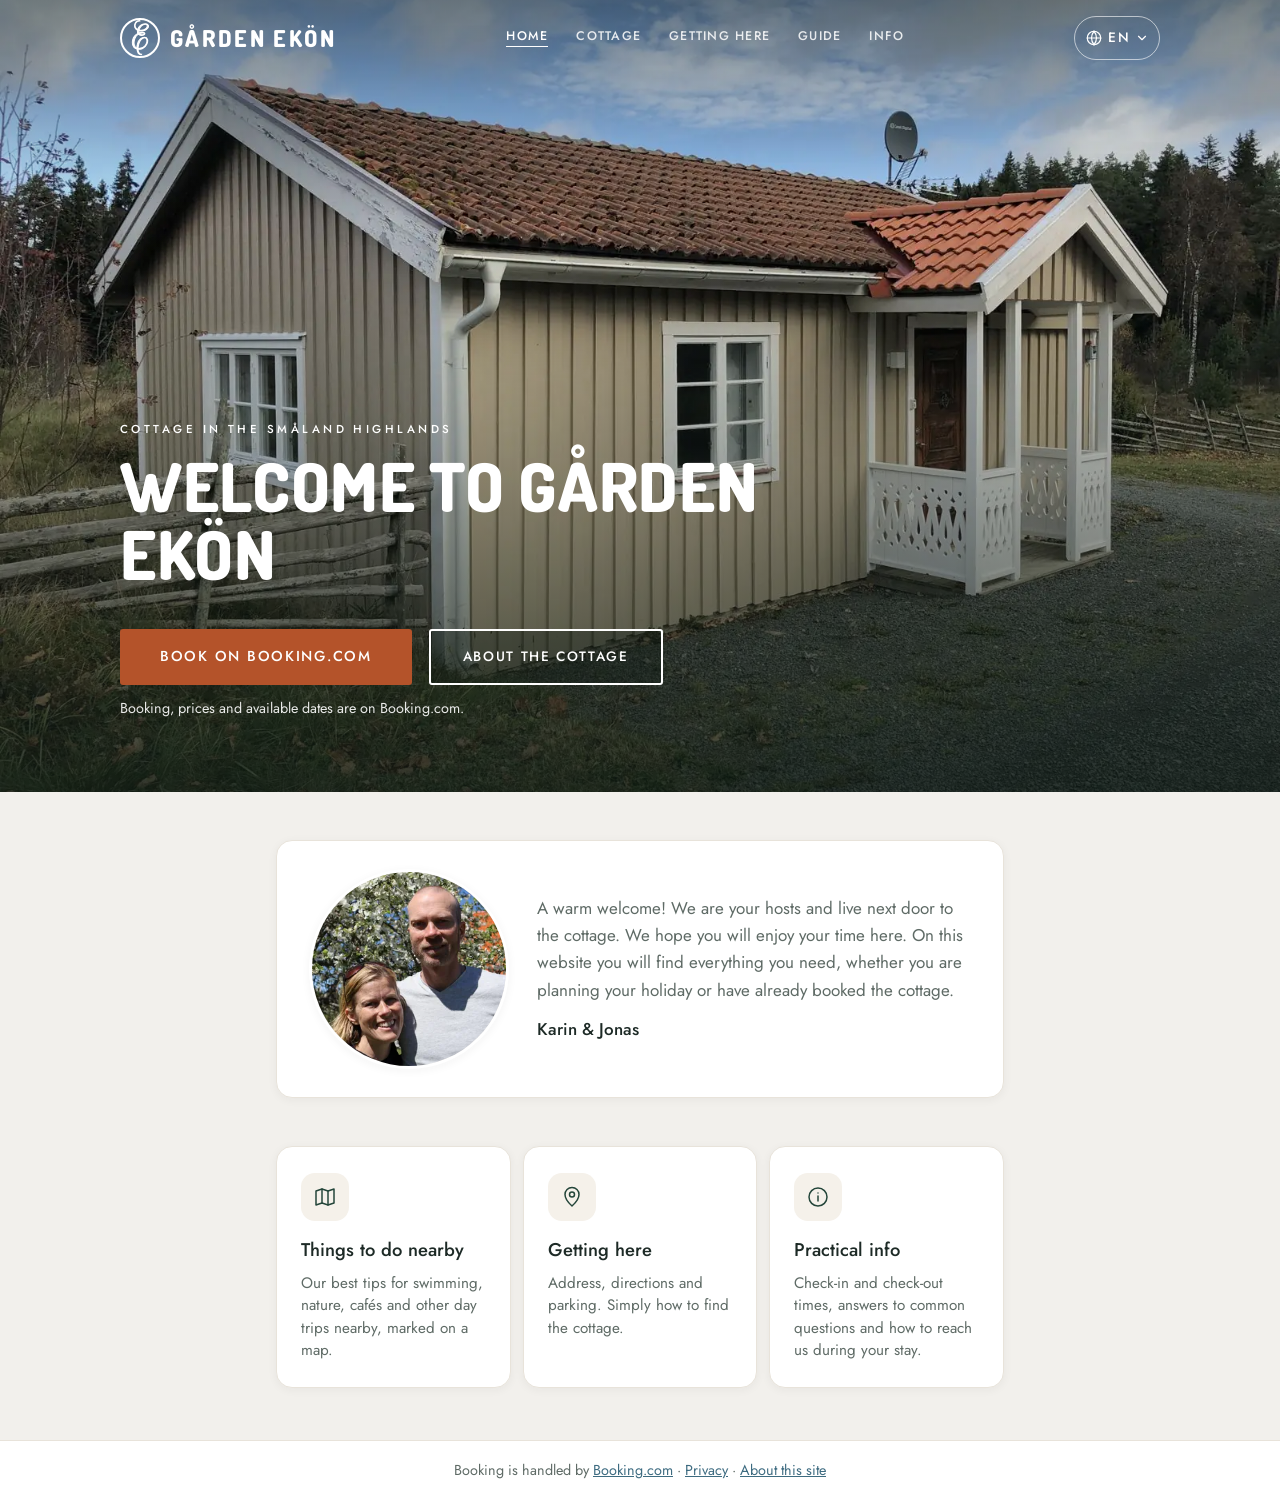
<file: index.html>
<!doctype html>
<html lang="sv">
<head>
  <meta charset="utf-8">
  <meta name="viewport" content="width=device-width, initial-scale=1">
  <title data-t="hem.titel">Gården Ekön – Välkommen</title>
  <meta name="description" content="Renoverad stuga på 44 m² för upp till 4 gäster utanför Forserum, mellan Jönköping och Nässjö på småländska höglandet. Boka via Booking.com." data-t-content="hem.beskrivning">
  <meta property="og:type" content="website">
  <meta property="og:site_name" content="Gården Ekön">
  <meta property="og:title" content="Gården Ekön – Välkommen">
  <meta property="og:description" content="Renoverad stuga på 44 m² för upp till 4 gäster utanför Forserum, mellan Jönköping och Nässjö på småländska höglandet. Boka via Booking.com.">
  <meta property="og:url" content="https://jedijonas.github.io/garden-ekon/">
  <meta property="og:image" content="https://jedijonas.github.io/garden-ekon/bilder/stugan/framsida-liten.jpg">
  <meta property="og:image:width" content="800">
  <meta property="og:image:height" content="600">
  <meta property="og:locale" content="sv_SE">
  <meta name="twitter:card" content="summary_large_image">
  <script type="application/ld+json">
  {
    "@context": "https://schema.org",
    "@type": "LodgingBusiness",
    "name": "Gården Ekön",
    "url": "https://jedijonas.github.io/garden-ekon/",
    "image": "https://jedijonas.github.io/garden-ekon/bilder/stugan/framsida.jpg",
    "description": "Renoverad stuga på 44 m² för upp till 4 gäster utanför Forserum, mellan Jönköping och Nässjö på småländska höglandet. Boka via Booking.com.",
    "address": {
      "@type": "PostalAddress",
      "streetAddress": "Ekön 2",
      "postalCode": "571 97",
      "addressLocality": "Forserum",
      "addressCountry": "SE"
    },
    "sameAs": ["https://www.booking.com/hotel/se/ekon-2.sv.html"]
  }
  </script>
  <meta name="theme-color" content="#ffffff" media="(prefers-color-scheme: light)">
  <meta name="theme-color" content="#1b211e" media="(prefers-color-scheme: dark)">
  <link rel="icon" href="bilder/ikon/favicon.svg" type="image/svg+xml">
  <link rel="icon" href="bilder/ikon/favicon-32.png" sizes="32x32" type="image/png">
  <link rel="apple-touch-icon" href="bilder/ikon/apple-touch-icon.png">
  <link rel="preload" href="fonts/dosis/dosis-latin-800-normal.woff2" as="font" type="font/woff2" crossorigin>
  <link rel="preload" href="fonts/jost/jost-latin-400-normal.woff2" as="font" type="font/woff2" crossorigin>
  <link rel="preload" href="bilder/stugan/framsida-mobil.webp" as="image" type="image/webp" media="(max-width: 799px)">
  <link rel="preload" href="bilder/stugan/framsida.webp" as="image" type="image/webp" media="(min-width: 800px)">
  <link rel="stylesheet" href="css/style.css">
  <script src="js/texter.js" defer></script>
  <script src="js/sprak.js" defer></script>
  <script src="js/offline.js" defer></script>
</head>
<body class="startsida">
  <a class="hoppa" href="#innehall" data-t="hoppa">Hoppa till innehållet</a>
  <header class="sidhuvud">
    <a class="logga" href="index.html"><span class="monogram" aria-hidden="true">E</span><span class="ordmarke"><span data-t="sajt.namn">Gården Ekön</span></span></a>
    <nav class="huvudmeny" data-t-aria="meny.namn" aria-label="Meny">
      <ul>
        <li><a href="index.html" aria-current="page"><svg class="ikon" viewBox="0 0 24 24" aria-hidden="true"><path d="M3 11l9-7 9 7"/><path d="M5 9.5V20h14V9.5"/><path d="M10 20v-6h4v6"/></svg><span data-t="meny.hem">Hem</span></a></li>
        <li><a href="stugan.html"><svg class="ikon" viewBox="0 0 24 24" aria-hidden="true"><path d="M2 19V6"/><path d="M2 15h20v4"/><path d="M22 19v-5a3 3 0 0 0-3-3h-8v4"/><circle cx="6.5" cy="11.5" r="1.8"/></svg><span data-t="meny.stugan">Stugan</span></a></li>
        <li><a href="hitta-hit.html"><svg class="ikon" viewBox="0 0 24 24" aria-hidden="true"><path d="M12 21s-7-6.2-7-11.5a7 7 0 0 1 14 0C19 14.8 12 21 12 21z"/><circle cx="12" cy="9.5" r="2.5"/></svg><span data-t="meny.hitta">Hitta hit</span></a></li>
        <li><a href="guide.html"><svg class="ikon" viewBox="0 0 24 24" aria-hidden="true"><path d="M9 4 3 6v14l6-2 6 2 6-2V4l-6 2-6-2z"/><path d="M9 4v14"/><path d="M15 6v14"/></svg><span data-t="meny.guide">Guide</span></a></li>
        <li><a href="info.html"><svg class="ikon" viewBox="0 0 24 24" aria-hidden="true"><circle cx="12" cy="12" r="9"/><path d="M12 11v5"/><path d="M12 8h.01"/></svg><span data-t="meny.info">Info</span></a></li>
      </ul>
    </nav>
    <div class="sprakmeny">
      <button type="button" class="sprakknapp" aria-expanded="false" aria-controls="sprakpanel">
        <svg class="ikon" viewBox="0 0 24 24" aria-hidden="true"><circle cx="12" cy="12" r="9"/><path d="M3 12h18"/><path d="M12 3a14 14 0 0 1 0 18"/><path d="M12 3a14 14 0 0 0 0 18"/></svg>
        <span class="dold" data-t="sprak.val">Välj språk</span>
        <span class="sprakkod">SV</span>
        <svg class="ikon pil" viewBox="0 0 24 24" aria-hidden="true"><path d="M6 9l6 6 6-6"/></svg>
      </button>
      <ul class="sprakpanel" id="sprakpanel" hidden>
        <li><button type="button" data-sprak="sv" lang="sv">Svenska<span class="kod" aria-hidden="true">SV</span></button></li>
        <li><button type="button" data-sprak="en" lang="en">English<span class="kod" aria-hidden="true">EN</span></button></li>
        <li><button type="button" data-sprak="de" lang="de">Deutsch<span class="kod" aria-hidden="true">DE</span></button></li>
        <li><button type="button" data-sprak="nl" lang="nl">Nederlands<span class="kod" aria-hidden="true">NL</span></button></li>
        <li><button type="button" data-sprak="da" lang="da">Dansk<span class="kod" aria-hidden="true">DA</span></button></li>
      </ul>
    </div>
  </header>

  <main id="innehall" tabindex="-1">
  <section class="hjalte">
    <div class="hjalte-text">
      <p class="overrubrik" data-t="hem.overrubrik">Stuga på småländska höglandet</p>
      <h1 data-t="hem.rubrik">Välkommen till Gården Ekön</h1>
      <a class="knapp knapp-boka" href="https://www.booking.com/hotel/se/ekon-2.sv.html" target="_blank" rel="noopener" data-t="hem.boka">Boka på Booking.com</a>
      <a class="knapp knapp-hjalte" href="stugan.html" data-t="hem.stugan">Om stugan</a>
      <p class="liten-text" data-t="hem.boka.info">Bokning, priser och lediga datum finns på Booking.com.</p>
    </div>
  </section>

  <div class="startsida-innehall">
    <div class="valkomst">
      <picture class="valkomst-foto"><source type="image/webp" srcset="bilder/vardarna/vardarna-280.webp 280w, bilder/vardarna/vardarna-400.webp 400w" sizes="(min-width: 800px) 200px, 180px"><img src="bilder/vardarna/vardarna.jpg" width="400" height="400" loading="lazy" decoding="async" alt="Karin och Jonas under ett blommande äppelträd" data-t-alt="hem.valkomst.bild"></picture>
      <div class="valkomst-text">
        <p data-t="hem.halsning">Varmt välkommen hit! Vi är dina värdar och bor granne med stugan. Vi hoppas att du kommer att trivas här. På den här webbplatsen hittar du allt du behöver, oavsett om du planerar din semester eller redan har bokat stugan.</p>
        <p class="valkomst-namn">Karin &amp; Jonas</p>
      </div>
    </div>

    <ul class="genvagar">
      <li><a href="guide.html"><svg class="ikon" viewBox="0 0 24 24" aria-hidden="true"><path d="M9 4 3 6v14l6-2 6 2 6-2V4l-6 2-6-2z"/><path d="M9 4v14"/><path d="M15 6v14"/></svg><strong data-t="hem.genvag.guide">Tips i närheten</strong><span data-t="hem.genvag.guide.text">Våra bästa tips på bad, natur, fika och andra utflykter i närheten, utmärkta på en karta.</span></a></li>
      <li><a href="hitta-hit.html"><svg class="ikon" viewBox="0 0 24 24" aria-hidden="true"><path d="M12 21s-7-6.2-7-11.5a7 7 0 0 1 14 0C19 14.8 12 21 12 21z"/><circle cx="12" cy="9.5" r="2.5"/></svg><strong data-t="hem.genvag.hitta">Hitta hit</strong><span data-t="hem.genvag.hitta.text">Adress, vägbeskrivning och parkering. Hur du hittar till stugan helt enkelt.</span></a></li>
      <li><a href="info.html"><svg class="ikon" viewBox="0 0 24 24" aria-hidden="true"><circle cx="12" cy="12" r="9"/><path d="M12 11v5"/><path d="M12 8h.01"/></svg><strong data-t="hem.genvag.info">Praktisk info</strong><span data-t="hem.genvag.info.text">Tider för in- och utcheckning, svar på vanliga frågor och hur du når oss under vistelsen.</span></a></li>
    </ul>
  </div>
  </main>

  <footer class="sidfot">
    <p><span data-t="sidfot.boka">Bokning sker via</span> <a href="https://www.booking.com/hotel/se/ekon-2.sv.html" target="_blank" rel="noopener">Booking.com</a> · <a href="integritet.html" data-t="sidfot.integritet">Integritet</a> · <a href="om-sajten.html" data-t="sidfot.om">Om sajten</a></p>
  </footer>
</body>
</html>
</file>
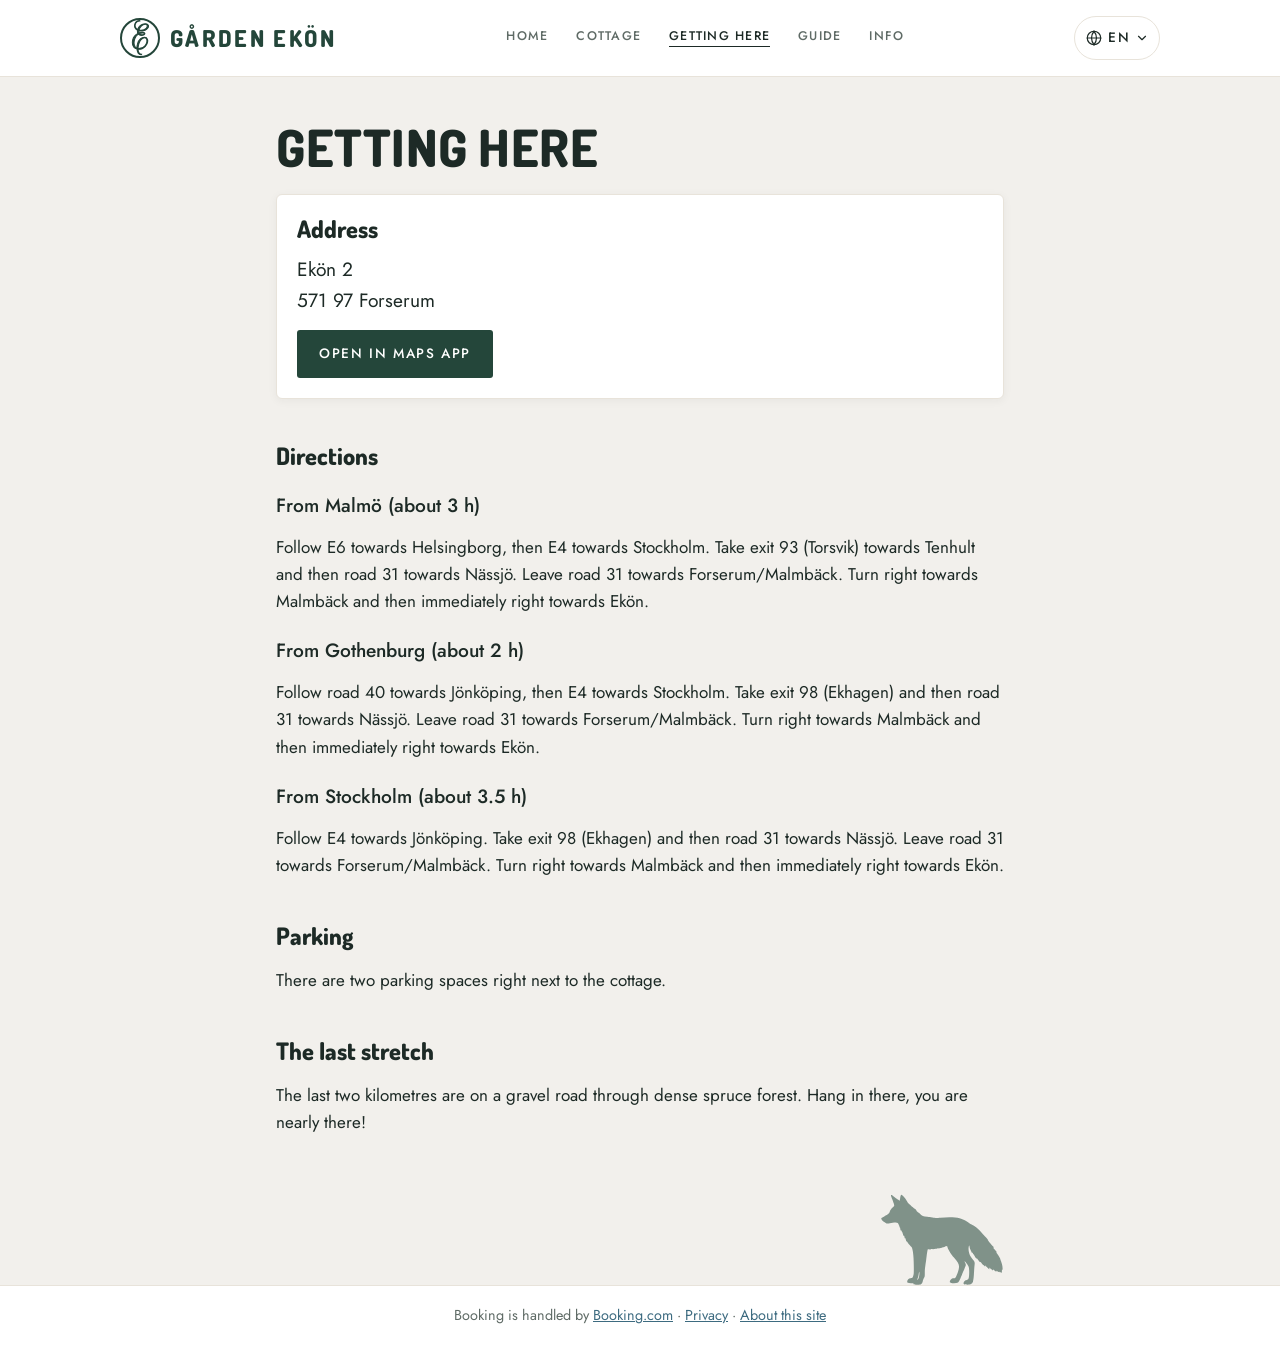
<file: hitta-hit.html>
<!doctype html>
<html lang="sv">
<head>
  <meta charset="utf-8">
  <meta name="viewport" content="width=device-width, initial-scale=1">
  <title data-t="hitta.titel">Hitta hit – Gården Ekön</title>
  <meta name="description" content="Adress, vägbeskrivning med bil från Malmö, Göteborg och Stockholm, parkering och tips för sista biten till Gården Ekön utanför Forserum." data-t-content="hitta.beskrivning">
  <meta property="og:type" content="website">
  <meta property="og:site_name" content="Gården Ekön">
  <meta property="og:title" content="Hitta hit – Gården Ekön">
  <meta property="og:description" content="Adress, vägbeskrivning med bil från Malmö, Göteborg och Stockholm, parkering och tips för sista biten till Gården Ekön utanför Forserum.">
  <meta property="og:url" content="https://jedijonas.github.io/garden-ekon/hitta-hit.html">
  <meta property="og:image" content="https://jedijonas.github.io/garden-ekon/bilder/stugan/framsida-liten.jpg">
  <meta property="og:image:width" content="800">
  <meta property="og:image:height" content="600">
  <meta property="og:locale" content="sv_SE">
  <meta name="twitter:card" content="summary_large_image">
  <meta name="theme-color" content="#ffffff" media="(prefers-color-scheme: light)">
  <meta name="theme-color" content="#1b211e" media="(prefers-color-scheme: dark)">
  <link rel="icon" href="bilder/ikon/favicon.svg" type="image/svg+xml">
  <link rel="icon" href="bilder/ikon/favicon-32.png" sizes="32x32" type="image/png">
  <link rel="apple-touch-icon" href="bilder/ikon/apple-touch-icon.png">
  <link rel="preload" href="fonts/dosis/dosis-latin-800-normal.woff2" as="font" type="font/woff2" crossorigin>
  <link rel="preload" href="fonts/jost/jost-latin-400-normal.woff2" as="font" type="font/woff2" crossorigin>
  <link rel="stylesheet" href="css/style.css">
  <script src="js/texter.js" defer></script>
  <script src="js/sprak.js" defer></script>
  <script src="js/offline.js" defer></script>
</head>
<body>
  <a class="hoppa" href="#innehall" data-t="hoppa">Hoppa till innehållet</a>
  <header class="sidhuvud">
    <a class="logga" href="index.html"><span class="monogram" aria-hidden="true">E</span><span class="ordmarke"><span data-t="sajt.namn">Gården Ekön</span></span></a>
    <nav class="huvudmeny" data-t-aria="meny.namn" aria-label="Meny">
      <ul>
        <li><a href="index.html"><svg class="ikon" viewBox="0 0 24 24" aria-hidden="true"><path d="M3 11l9-7 9 7"/><path d="M5 9.5V20h14V9.5"/><path d="M10 20v-6h4v6"/></svg><span data-t="meny.hem">Hem</span></a></li>
        <li><a href="stugan.html"><svg class="ikon" viewBox="0 0 24 24" aria-hidden="true"><path d="M2 19V6"/><path d="M2 15h20v4"/><path d="M22 19v-5a3 3 0 0 0-3-3h-8v4"/><circle cx="6.5" cy="11.5" r="1.8"/></svg><span data-t="meny.stugan">Stugan</span></a></li>
        <li><a href="hitta-hit.html" aria-current="page"><svg class="ikon" viewBox="0 0 24 24" aria-hidden="true"><path d="M12 21s-7-6.2-7-11.5a7 7 0 0 1 14 0C19 14.8 12 21 12 21z"/><circle cx="12" cy="9.5" r="2.5"/></svg><span data-t="meny.hitta">Hitta hit</span></a></li>
        <li><a href="guide.html"><svg class="ikon" viewBox="0 0 24 24" aria-hidden="true"><path d="M9 4 3 6v14l6-2 6 2 6-2V4l-6 2-6-2z"/><path d="M9 4v14"/><path d="M15 6v14"/></svg><span data-t="meny.guide">Guide</span></a></li>
        <li><a href="info.html"><svg class="ikon" viewBox="0 0 24 24" aria-hidden="true"><circle cx="12" cy="12" r="9"/><path d="M12 11v5"/><path d="M12 8h.01"/></svg><span data-t="meny.info">Info</span></a></li>
      </ul>
    </nav>
    <div class="sprakmeny">
      <button type="button" class="sprakknapp" aria-expanded="false" aria-controls="sprakpanel">
        <svg class="ikon" viewBox="0 0 24 24" aria-hidden="true"><circle cx="12" cy="12" r="9"/><path d="M3 12h18"/><path d="M12 3a14 14 0 0 1 0 18"/><path d="M12 3a14 14 0 0 0 0 18"/></svg>
        <span class="dold" data-t="sprak.val">Välj språk</span>
        <span class="sprakkod">SV</span>
        <svg class="ikon pil" viewBox="0 0 24 24" aria-hidden="true"><path d="M6 9l6 6 6-6"/></svg>
      </button>
      <ul class="sprakpanel" id="sprakpanel" hidden>
        <li><button type="button" data-sprak="sv" lang="sv">Svenska<span class="kod" aria-hidden="true">SV</span></button></li>
        <li><button type="button" data-sprak="en" lang="en">English<span class="kod" aria-hidden="true">EN</span></button></li>
        <li><button type="button" data-sprak="de" lang="de">Deutsch<span class="kod" aria-hidden="true">DE</span></button></li>
        <li><button type="button" data-sprak="nl" lang="nl">Nederlands<span class="kod" aria-hidden="true">NL</span></button></li>
        <li><button type="button" data-sprak="da" lang="da">Dansk<span class="kod" aria-hidden="true">DA</span></button></li>
      </ul>
    </div>
  </header>

  <main id="innehall" tabindex="-1">
    <h1 data-t="hitta.rubrik">Hitta hit</h1>

    <section class="kort">
      <h2 style="margin-top:0" data-t="hitta.adress">Adress</h2>
      <p class="adress">Ekön 2<br>571 97 Forserum</p>
      <a class="knapp" href="https://www.google.com/maps/dir/?api=1&amp;destination=57.6724,14.4298" target="_blank" rel="noopener" data-t="hitta.oppna">Öppna i kartappen</a>
    </section>

    <h2 data-t="hitta.bil">Vägbeskrivning</h2>
    <h3 data-t="hitta.bil.malmo">Från Malmö (cirka 3 tim)</h3>
    <p><span data-t="hitta.bil.malmo.text">Kör E6 mot Helsingborg, sedan E4 mot Stockholm. Ta avfart 93 (Torsvik) mot Tenhult och sedan väg 31 mot Nässjö.</span> <span data-t="hitta.bil.slut">Lämna väg 31 mot Forserum/Malmbäck. Sväng höger mot Malmbäck och sedan direkt höger mot Ekön.</span></p>
    <h3 data-t="hitta.bil.goteborg">Från Göteborg (cirka 2 tim)</h3>
    <p><span data-t="hitta.bil.goteborg.text">Kör väg 40 mot Jönköping, sedan E4 mot Stockholm. Ta avfart 98 (Ekhagen) och sedan väg 31 mot Nässjö.</span> <span data-t="hitta.bil.slut">Lämna väg 31 mot Forserum/Malmbäck. Sväng höger mot Malmbäck och sedan direkt höger mot Ekön.</span></p>
    <h3 data-t="hitta.bil.stockholm">Från Stockholm (cirka 3,5 tim)</h3>
    <p><span data-t="hitta.bil.stockholm.text">Kör E4 mot Jönköping. Ta avfart 98 (Ekhagen) och sedan väg 31 mot Nässjö.</span> <span data-t="hitta.bil.slut">Lämna väg 31 mot Forserum/Malmbäck. Sväng höger mot Malmbäck och sedan direkt höger mot Ekön.</span></p>

    <h2 data-t="hitta.parkering">Parkering</h2>
    <p data-t="hitta.parkering.text">Det finns två parkeringsplatser alldeles bredvid stugan.</p>

    <h2 data-t="hitta.sista">Sista biten</h2>
    <p data-t="hitta.sista.text">De sista två kilometerna går på grusväg genom tät granskog. Håll ut, du är snart framme!</p>
  </main>

  <div class="djur" aria-hidden="true"><svg viewBox="0 0 276 203.4" width="124" height="92" fill="currentColor" fill-rule="evenodd" focusable="false"><g transform="matrix(-1 0 0 1 276 0)"><path d="M76.4 203.1C73.4 202.6 71.5 201.1 69.7 198.1C69.3 197.4 69 196.5 69 196.1C69 195.7 68.8 194.5 68.5 193.4C67.7 189.9 67.3 185.9 66.9 179C66.3 169.3 65.8 161.9 65.5 159.6C64.8 154.3 65.3 152.3 68 149C71.9 144.3 75 139.9 76.1 137.1C78.6 131.3 79.6 124.1 78.5 119.1C77.7 115.2 77.1 115.2 76.6 119.2C76.2 122.5 76.3 122.2 74.1 126.7C73.1 128.8 72.2 130.7 72.1 131.1C71.9 131.9 71.4 132.3 70.3 132.5C69.4 132.6 69.4 132.7 69.2 133.9C69 135.1 68.7 135.5 68 135.5C67.7 135.5 67.1 136.5 66 138.6C65.2 140.2 64.1 142.2 63.5 142.9C62.9 143.5 62.3 144.4 62.1 144.8C61.7 145.6 61.3 145.7 61.1 145C60.8 144.1 60.3 144.5 58.7 146.9C57.8 148.3 56.3 150.3 55.3 151.3C53.7 153.2 53.6 153.3 52.8 153.1C51.7 152.9 51.3 153.2 50.6 154.5C49.1 157.1 46.9 159.5 45.9 159.8C45.6 159.9 44.8 160.7 44 161.5C42.4 163.4 41.9 163.5 42.1 161.9C42.2 161.2 42.2 160.8 42 160.8C41.9 160.8 40.2 162.3 38.3 164.1C34.9 167.5 33.4 168.8 32.6 168.8C32.2 168.8 32.1 168 32.6 167.1C33.3 165.8 32.5 165.3 31.5 166.4C30.9 167.1 26.6 170.5 25.5 171.3C24.6 172 24.4 171.9 24.6 170.8C24.8 169.4 24.5 169.4 22.8 170.7C20.6 172.5 18.2 174 17.3 174.2C16.4 174.3 16.4 174.3 16.9 172.8C17.2 172.2 16 172.7 14 174.2C11.8 175.8 9.4 176.4 10.3 175C11.1 173.7 8.9 174.5 7 176.1C6 177.1 5.4 177.2 5.2 176.6C4.7 175.1 4.5 172.7 4.6 171.4L4.8 170L4 170.1L3.1 170.1L3.1 167.2C3.1 164.3 3.7 160.8 4.5 157.9C4.7 157.1 5.2 155.5 5.5 154.4C5.8 153.3 6.5 151.3 7 149.9C7.6 148.6 8 147.3 8 147.1C8 145.7 11.3 140 15.1 134.8C17.2 131.9 17.3 131.6 16.4 131.2C16 131.1 15.7 131 15.7 130.9C15.7 130.7 20.6 125.2 22.8 122.9C24.6 121 24.9 120.3 23.9 120.6C21.8 121.3 21.7 120.9 23.4 119.2C24.7 117.9 31.1 110.8 32.2 109.4C35.8 104.7 36 104.5 35.9 103.9C35.7 103.3 36.1 102.7 39.9 98.6C43.7 94.4 47 90.7 49.2 88.2C55.1 81.7 60.8 76.3 64.6 73.9C67.4 72.1 71 70 73.1 69C75.5 67.8 76.8 67 80 64.4C84.4 61 89.9 58.2 95.5 56.5C96.5 56.2 98 55.8 98.9 55.5C108.4 52.7 125.4 52.3 141.8 54.4C146.5 55 155.3 55.2 157.2 54.6C158.1 54.4 159.3 54.1 159.9 54C160.4 53.9 161.2 53.7 161.5 53.5C162.4 53.1 166.2 52.6 170.7 52.1C179.3 51.3 183.4 49.9 185.5 47.1C186.1 46.3 187.5 45.1 189 44C192.7 41.4 195 39.1 195 38.2C195 37.3 196.1 36.1 198.5 34.6C199.2 34.1 200.4 33.2 201.1 32.5C201.8 31.9 202.8 31 203.4 30.6C203.9 30.2 205.3 29.1 206.4 28.1C207.5 27.1 209.4 25.5 210.6 24.5C213.3 22.3 214 21.5 215.2 18.9C218.3 12.2 226 3.2 228.6 3.2C229.6 3.3 230.5 6 231.1 10.7C231.6 14.5 231.9 16 232.2 16.3C232.5 16.6 232.5 16.6 234.5 15.1C236.6 13.7 241 10.4 243.4 8.5C249.5 3.8 250.8 3.1 251.5 4.5C251.8 5 251.3 6.9 250.5 8.8C250.3 9.4 249.8 10.6 249.5 11.4C249.2 12.2 248.7 13.4 248.5 14C248.2 14.6 247.8 15.8 247.5 16.6C247.2 17.4 246.7 18.7 246.5 19.3C246.2 19.9 246 20.6 246 20.8C246 21 245.8 21.7 245.5 22.4C245.3 23.1 244.9 24.2 244.8 25C244.6 25.8 244.4 26.6 244.3 27C244.1 27.9 245.1 29.4 247.3 31.3C251 34.6 253 37.4 254.5 41.4C255.6 44.3 256.5 45.1 263.3 49.4C264 49.8 265.1 50.5 265.8 51C266.5 51.4 268.2 52.4 269.6 53.1C271 53.7 272.4 54.5 272.7 54.8C274.5 56.5 271.4 61.2 266.6 64C265.4 64.7 263.9 65.6 263.4 66C262.8 66.4 262 66.9 261.5 67C260 67.4 256.3 67.3 254.1 66.7C249.7 65.6 243 64.8 240.9 65.1C236.9 65.7 235.3 66.8 234.5 69.3C234.2 70.3 233.7 71.4 233.4 71.8C233.2 72.2 232.9 73.2 232.7 74C232.6 75.3 232.4 75.7 231.8 76.2C231.2 76.6 231 77 231 77.6C231 78.4 230.4 81.4 230 82.4C229.8 82.9 229.6 83 228.9 82.8C228 82.7 228 82.7 227.6 84.5C227.5 85 227.1 85.7 226.8 86.1C226.1 86.8 225.4 88.9 224.6 92.5C224.2 94.4 224.1 94.5 223.1 94.3C222.1 94.2 222 94.3 221.5 97.2C221 100.2 220.9 100.4 220.1 100.3C219.2 100.2 219.3 100.1 218.5 103.5C217.8 106.4 217.7 106.6 216.5 107.3C215.8 107.7 215.3 108.2 214.8 109.1C214 110.8 210.7 114.8 207.7 117.7C205.6 119.8 205 120.5 204.8 121.3C202.7 129.7 202.4 131.6 201.8 138.2C200.8 148.1 200.4 172.5 201 178.8C201.5 183.6 203.5 188.3 205.3 188.6C205.6 188.7 206.8 188.8 208 189C212.1 189.5 215 192.1 215.4 195.9C215.8 199.1 214.5 199.8 206.9 200L201.9 200.1L201.5 201.3C200.9 203.1 201 203.1 195.7 203.3C185 203.9 182.7 202.7 180.8 195.6C180.6 194.6 180.4 194.3 179.5 191.5C179 190.3 178.1 188.3 177.3 186.9C176.3 185.1 176.3 184.8 176.3 178C176.3 171.5 176.1 168.3 175.4 163.4C175.2 162 174.9 160 174.8 158.9C174.5 156.9 174.1 154.2 173.4 149.4C173 147.1 172.5 142.5 171.8 136.4C171.3 132.5 170.1 125.7 169.8 125C169.5 124.6 168.5 124.6 165.3 124.9C163.7 125 163.4 125 163 124.6C162.5 124.2 162.1 124.1 160.8 124.2C156.1 124.5 149.7 123.9 148.4 123.1C147.5 122.6 147 122.5 145.6 122.6C143 122.6 137.9 121.5 137 120.6C136.7 120.3 135.8 120.1 134.7 120C133.1 119.9 132.6 119.7 131.5 118.9C130.7 118.4 129.8 118 129.5 118C129.2 118 128.5 117.9 128.1 117.7C127.3 117.4 127.2 117.4 126.6 118.1C126.3 118.5 126 119 126 119.2C126 121.4 120.2 132.5 116.6 137C115.9 137.9 115.2 138.9 115 139.2C114.7 139.6 113 141.6 111 143.7C102.7 152.8 99.8 158.2 100.1 164C100.3 169.2 102.7 177 106.3 184.5C108.3 188.6 108.7 188.9 111.9 189.1C113.4 189.2 114.8 189.5 115.2 189.6C115.6 189.8 116 190 116.2 190C116.6 190 119.4 192.8 119.8 193.8C120.7 195.6 120.8 196.8 120.4 197.8C120.2 198.3 119.9 198.8 119.7 198.8C119.5 198.9 118.6 199.2 117.8 199.5C116.3 199.9 115.6 200 111.1 200C104 200 101.9 199.3 100.5 196.4C100.3 195.8 99.7 194.6 99.2 193.8C97.3 189.9 97 189.3 96.4 187.8C96 186.9 95.6 185.8 95.4 185.4C94.7 183.8 94.3 182.8 93.6 181.1C93.3 180.2 92.8 179 92.6 178.6C92.3 177.9 91.7 176.5 90.3 173.1C89.6 171.4 89.3 170.8 88.2 168.2C87.3 166.5 87.1 165.8 86.1 163.1C85.9 162.6 85.6 161.8 85.4 161.3C84.4 159.3 85.1 156.3 87.1 153.3C88.7 150.8 88.2 150.3 86.2 152.4C82.5 156.6 79.7 160.6 78.7 163.6C77.6 166.8 77.2 174.1 77.6 180.8C78.3 190.6 79 192.2 83.1 193C83.9 193.2 84.8 193.4 85.2 193.6C85.6 193.8 86 194 86.1 194C86.6 194 88.5 196 89.2 197.4C90.7 200 90.5 201.9 88.7 202.6C86.9 203.4 79.4 203.7 76.4 203.1ZM193.8 192.5C193.8 192.4 193.4 191.7 193.1 191.1C191.5 188.4 190.8 185.8 189.9 180.2C189.3 176.3 189.2 176.1 188.9 175.1C188.7 174.7 188.7 174.7 188.5 175.2C187.6 178 189.1 187.7 190.9 190.7C191.6 191.9 193.8 193.3 193.8 192.5Z"/></g></svg></div>

  <footer class="sidfot">
    <p><span data-t="sidfot.boka">Bokning sker via</span> <a href="https://www.booking.com/hotel/se/ekon-2.sv.html" target="_blank" rel="noopener">Booking.com</a> · <a href="integritet.html" data-t="sidfot.integritet">Integritet</a> · <a href="om-sajten.html" data-t="sidfot.om">Om sajten</a></p>
  </footer>
</body>
</html>
</file>
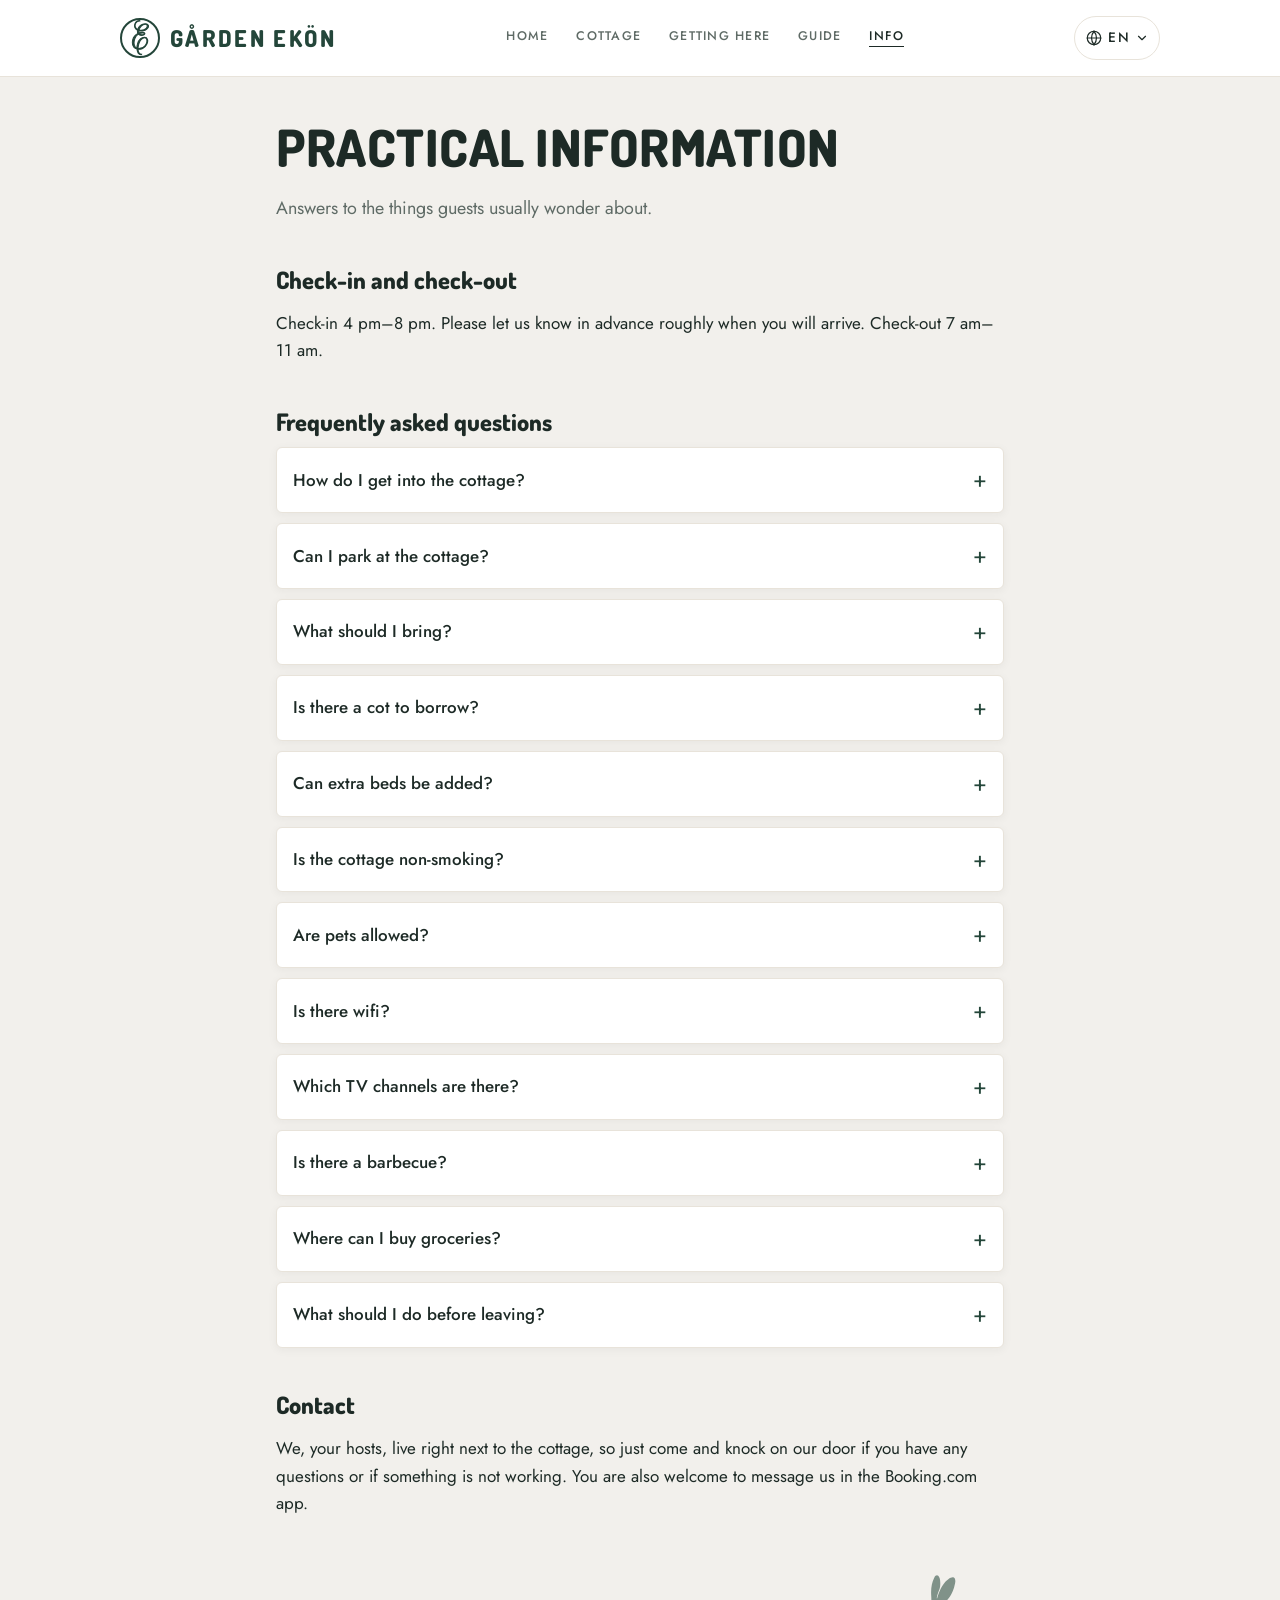
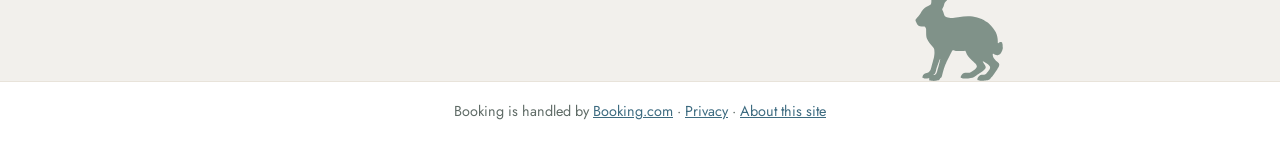
<file: info.html>
<!doctype html>
<html lang="sv">
<head>
  <meta charset="utf-8">
  <meta name="viewport" content="width=device-width, initial-scale=1">
  <title data-t="info.titel">Praktisk info – Gården Ekön</title>
  <meta name="description" content="In- och utcheckning, svar på vanliga frågor och hur du når värdarna på Gården Ekön utanför Forserum." data-t-content="info.beskrivning">
  <meta property="og:type" content="website">
  <meta property="og:site_name" content="Gården Ekön">
  <meta property="og:title" content="Praktisk info – Gården Ekön">
  <meta property="og:description" content="In- och utcheckning, svar på vanliga frågor och hur du når värdarna på Gården Ekön utanför Forserum.">
  <meta property="og:url" content="https://jedijonas.github.io/garden-ekon/info.html">
  <meta property="og:image" content="https://jedijonas.github.io/garden-ekon/bilder/stugan/framsida-liten.jpg">
  <meta property="og:image:width" content="800">
  <meta property="og:image:height" content="600">
  <meta property="og:locale" content="sv_SE">
  <meta name="twitter:card" content="summary_large_image">
  <meta name="theme-color" content="#ffffff" media="(prefers-color-scheme: light)">
  <meta name="theme-color" content="#1b211e" media="(prefers-color-scheme: dark)">
  <link rel="icon" href="bilder/ikon/favicon.svg" type="image/svg+xml">
  <link rel="icon" href="bilder/ikon/favicon-32.png" sizes="32x32" type="image/png">
  <link rel="apple-touch-icon" href="bilder/ikon/apple-touch-icon.png">
  <link rel="preload" href="fonts/dosis/dosis-latin-800-normal.woff2" as="font" type="font/woff2" crossorigin>
  <link rel="preload" href="fonts/jost/jost-latin-400-normal.woff2" as="font" type="font/woff2" crossorigin>
  <link rel="stylesheet" href="css/style.css">
  <script src="js/texter.js" defer></script>
  <script src="js/sprak.js" defer></script>
  <script src="js/offline.js" defer></script>
</head>
<body>
  <a class="hoppa" href="#innehall" data-t="hoppa">Hoppa till innehållet</a>
  <header class="sidhuvud">
    <a class="logga" href="index.html"><span class="monogram" aria-hidden="true">E</span><span class="ordmarke"><span data-t="sajt.namn">Gården Ekön</span></span></a>
    <nav class="huvudmeny" data-t-aria="meny.namn" aria-label="Meny">
      <ul>
        <li><a href="index.html"><svg class="ikon" viewBox="0 0 24 24" aria-hidden="true"><path d="M3 11l9-7 9 7"/><path d="M5 9.5V20h14V9.5"/><path d="M10 20v-6h4v6"/></svg><span data-t="meny.hem">Hem</span></a></li>
        <li><a href="stugan.html"><svg class="ikon" viewBox="0 0 24 24" aria-hidden="true"><path d="M2 19V6"/><path d="M2 15h20v4"/><path d="M22 19v-5a3 3 0 0 0-3-3h-8v4"/><circle cx="6.5" cy="11.5" r="1.8"/></svg><span data-t="meny.stugan">Stugan</span></a></li>
        <li><a href="hitta-hit.html"><svg class="ikon" viewBox="0 0 24 24" aria-hidden="true"><path d="M12 21s-7-6.2-7-11.5a7 7 0 0 1 14 0C19 14.8 12 21 12 21z"/><circle cx="12" cy="9.5" r="2.5"/></svg><span data-t="meny.hitta">Hitta hit</span></a></li>
        <li><a href="guide.html"><svg class="ikon" viewBox="0 0 24 24" aria-hidden="true"><path d="M9 4 3 6v14l6-2 6 2 6-2V4l-6 2-6-2z"/><path d="M9 4v14"/><path d="M15 6v14"/></svg><span data-t="meny.guide">Guide</span></a></li>
        <li><a href="info.html" aria-current="page"><svg class="ikon" viewBox="0 0 24 24" aria-hidden="true"><circle cx="12" cy="12" r="9"/><path d="M12 11v5"/><path d="M12 8h.01"/></svg><span data-t="meny.info">Info</span></a></li>
      </ul>
    </nav>
    <div class="sprakmeny">
      <button type="button" class="sprakknapp" aria-expanded="false" aria-controls="sprakpanel">
        <svg class="ikon" viewBox="0 0 24 24" aria-hidden="true"><circle cx="12" cy="12" r="9"/><path d="M3 12h18"/><path d="M12 3a14 14 0 0 1 0 18"/><path d="M12 3a14 14 0 0 0 0 18"/></svg>
        <span class="dold" data-t="sprak.val">Välj språk</span>
        <span class="sprakkod">SV</span>
        <svg class="ikon pil" viewBox="0 0 24 24" aria-hidden="true"><path d="M6 9l6 6 6-6"/></svg>
      </button>
      <ul class="sprakpanel" id="sprakpanel" hidden>
        <li><button type="button" data-sprak="sv" lang="sv">Svenska<span class="kod" aria-hidden="true">SV</span></button></li>
        <li><button type="button" data-sprak="en" lang="en">English<span class="kod" aria-hidden="true">EN</span></button></li>
        <li><button type="button" data-sprak="de" lang="de">Deutsch<span class="kod" aria-hidden="true">DE</span></button></li>
        <li><button type="button" data-sprak="nl" lang="nl">Nederlands<span class="kod" aria-hidden="true">NL</span></button></li>
        <li><button type="button" data-sprak="da" lang="da">Dansk<span class="kod" aria-hidden="true">DA</span></button></li>
      </ul>
    </div>
  </header>

  <main id="innehall" tabindex="-1">
    <h1 data-t="info.rubrik">Praktisk information</h1>
    <p class="ingress" data-t="info.ingress">Här finns svar på det gäster brukar undra över.</p>

    <h2 data-t="info.in">Incheckning och utcheckning</h2>
    <p data-t="info.in.text">Incheckning kl. 16.00–20.00. Meddela gärna i förväg när ni beräknar att komma. Utcheckning kl. 07.00–11.00.</p>

    <h2 data-t="info.fragor">Vanliga frågor</h2>
    <details>
      <summary data-t="info.f1">Hur kommer jag in i stugan?</summary>
      <p data-t="info.f1.svar">Nyckelkoder och liknande detaljer får du efter bokning.</p>
    </details>
    <details>
      <summary data-t="info.parkering">Kan jag parkera vid stugan?</summary>
      <p data-t="info.parkering.svar">Ja, det finns två parkeringsplatser alldeles bredvid stugan, kostnadsfritt.</p>
    </details>
    <details>
      <summary data-t="info.f2">Vad ska jag ta med mig?</summary>
      <p data-t="info.f2.svar">Lakan och handdukar ingår inte. Ta med egna, eller hyr på plats för 150 kr per person.</p>
    </details>
    <details>
      <summary data-t="info.babysang">Finns det babysäng att låna?</summary>
      <p data-t="info.babysang.svar">Ja, det finns en babysäng (0–2 år) som ni får låna, kostnadsfritt.</p>
    </details>
    <details>
      <summary data-t="info.extrasang">Kan man ställa in extrasängar?</summary>
      <p data-t="info.extrasang.svar">Nej. Det finns bara fyra sängplatser i stugan, och en hopfällbar babysäng (0–2 år).</p>
    </details>
    <details>
      <summary data-t="info.rok">Är stugan rökfri?</summary>
      <p data-t="info.rok.svar">Ja, det är inte tillåtet att röka i stugan.</p>
    </details>
    <details>
      <summary data-t="info.f3">Får man ha husdjur med sig?</summary>
      <p data-t="info.f3.svar">Nej, husdjur är tyvärr inte tillåtna.</p>
    </details>
    <details>
      <summary data-t="info.wifi">Finns det wifi?</summary>
      <p data-t="info.wifi.svar">Nej, det finns tyvärr inget wifi i stugan just nu.</p>
    </details>
    <details>
      <summary data-t="info.parabol">Vilka tv-kanaler finns det?</summary>
      <p data-t="info.parabol.svar">Det finns svenska marksända kanaler och tyska kanaler via parabol.</p>
    </details>
    <details>
      <summary data-t="info.grill">Finns det grill?</summary>
      <p data-t="info.grill.svar">Ja, det finns en grill på baksidan av stugan.</p>
    </details>
    <details>
      <summary data-t="info.mat">Var kan jag handla mat?</summary>
      <p data-t="info.mat.svar">Närmaste matbutik är Coop, Jönköpingsvägen 2, Forserum.</p>
    </details>
    <details>
      <summary data-t="info.f4">Vad gör jag innan jag åker hem?</summary>
      <p data-t="info.f4.svar">Lämna stugan i samma skick som när ni kom. Sortera soporna och släng dem i soptunnorna på andra sidan vägen. Hyrda lakan och handdukar kan ni lägga på golvet bredvid sängen eller i badrummet.</p>
    </details>

    <h2 data-t="info.kontakt">Kontakt</h2>
    <p data-t="info.kontakt.text">Vi som är värdar bor alldeles intill stugan, så det är bara att komma och knacka på om ni har frågor eller om något krånglar. Det går också bra att skriva till oss i Booking.com-appen.</p>
  </main>

  <div class="djur" aria-hidden="true"><svg viewBox="0 0 200 237.4" width="90" height="107" fill="currentColor" fill-rule="evenodd" focusable="false"><g transform="matrix(-1 0 0 1 200 0)"><path d="M151.6 237.2C148.4 236.8 145 236 144.4 235.6C143.6 235.1 142.3 233.1 142.1 232.2C142 231.6 140 229.8 139.5 229.8C138.9 229.8 137.7 226.5 137.1 223.3C136.9 222.2 136.5 220.4 136.1 219.2C135.8 218.1 135.1 215.7 134.7 214C133.7 210.6 132.9 208.1 132.4 206.8C132.2 206.4 132 205.9 132 205.8C132 205.6 131.8 205 131.5 204.4C131.3 203.9 130.8 202.8 130.5 202C130.2 201.2 129.7 200.1 129.4 199.5C129.2 198.9 128.7 197.9 128.5 197.4C126.2 192.3 126.3 192.5 119.7 179.4C117.6 175.5 116 172.1 116 171.9C116 171.3 114.5 169.5 113.8 169.2C113.3 169 112.8 169.1 111.9 169.4C111.2 169.6 109.8 169.9 108.8 170.1C107.7 170.3 106.3 170.6 105.6 170.8C104.8 171 101.9 171.1 97.6 171.1C91.6 171.1 89.2 170.9 87 170.4C86 170.1 85.5 170.9 84.6 173.3C82.5 179.8 78.3 185.4 70.9 191.8C66.5 195.6 62.8 199.3 61.9 200.7C61.2 201.8 60.3 204.5 60.3 205.4C60.2 206.2 61.6 208.7 62.7 209.8C64.6 211.9 71 216.5 74.1 218L76.3 219.1L82 219.1C87.3 219.1 87.7 219.2 89 219.7C94.7 222.1 99 231 94.5 231C93.9 231 93.1 231.2 92.6 231.6C91.7 232.1 91.4 232.1 85 232.1C79.9 232.1 77.9 232 76.2 231.7C75.1 231.5 73.5 231.2 72.8 231.1C71.1 230.9 68.6 230.1 67.8 229.5C67.5 229.2 67.1 229 67 229C66.8 229 66.2 228.6 65.5 228.1C63.6 226.6 61.5 225.2 55.8 221.3C48.4 216.5 48.3 216.4 45.5 214.2C41.5 211 40.1 208.7 40.8 206C41.2 203.9 42.9 200.9 44.4 199.2C45 198.6 46.8 195.3 47.1 194.3C47.4 193.4 46.4 193.6 44.3 194.9C29.5 204.4 28.5 206.3 33.9 214.5C36.1 217.7 37.8 219.8 39.6 221.4C42.2 223.5 42.4 223.6 46.6 223.8C51.7 224 53.1 224.5 55.8 227.2C58 229.5 58.9 231.2 59.1 233.5C59.4 235.7 58.8 236.4 57.2 236.1C56.4 236 55.9 236.1 55.2 236.5C54.1 237.1 48.9 237.2 45.4 236.8C44.4 236.6 42.3 236.4 40.8 236.3C33.4 235.5 32.4 235.2 30.1 232.1C29.4 231.3 28.5 230.1 28 229.5C26.4 227.7 23.8 224.3 22.8 222.9C19.9 218.7 18.7 217.1 17.1 214.6C16 213.1 15.1 211.6 14.8 211.3C14.6 210.9 14.3 210.3 14.1 210C9.2 202.4 9.3 199.2 14.4 195.4C19.3 191.8 23 187.2 24.4 183.2C25.1 181.2 25.3 177.6 24.7 177C24.3 176.7 23.3 176.7 23.1 177C23 177.2 21.2 178.4 19.5 179.4C18 180.3 15.8 180.6 13.8 180.3C10.7 179.7 6.6 176.5 6.1 174.2C6 173.8 5.8 173.4 5.6 173.2C4.8 172.6 3.3 168.8 3.3 167.8C3.3 167.3 3.1 166.5 2.9 166.1C2.6 165.4 2.5 165 2.7 163.3C2.9 162.3 3 160.7 3 159.9C2.9 157.5 3.1 155.9 3.4 155.5C3.6 155.3 3.7 154.5 3.8 153.8C4 152.2 4.4 151.6 6.1 151.1C8.3 150.5 9.2 150.7 12.2 152.9C13.7 153.9 13.9 153.7 13.8 151.2C13.5 144.1 14.9 137.1 18.2 129.5C20.5 124.1 26.9 115.9 32.6 110.8C34.1 109.4 38.6 106 38.9 106C38.9 106 39.9 105.4 41.1 104.7C46.1 101.4 52.8 98.4 59.6 96.5C71.5 93.2 84.5 93 101.9 95.8C116.3 98.1 118.2 98.1 128.6 95.1C131.2 94.4 131.8 93.8 132.5 91.7C134.1 86.2 135.4 82.6 136.4 80.7C137.7 78.2 137.7 78.3 136 75.2C135.4 74.3 135 73.4 135 73.3C135 73.2 134.8 72.8 134.6 72.4C134.4 72 133.9 70.6 133.5 69.2C131.8 63.3 132 63.8 128.2 59.7C122.8 54 120.7 51.2 118.1 46.6C116.1 43.1 113.5 37.5 112.9 35.2C112.8 34.9 112.6 34.5 112.5 34.4C112.3 34.1 111.7 32.2 110.5 28.1C110.1 26.6 109.4 23.8 108.6 19.9C107.4 14 108.6 9.1 111.6 7.5C116.6 5.1 126.5 11.5 134.5 22.5C138.6 28.1 140.1 30.7 142.6 36.8C143 37.6 143.4 38.7 143.6 39.1C143.8 39.5 144 40.2 144.1 40.5C144.2 40.8 144.4 41.4 144.5 41.6C145.1 42.8 145.7 44.9 148.4 53.7C148.4 53.9 148.7 54 148.9 54C150.2 54 148.1 45.2 144.8 37.2C142.5 31.6 142 29.8 141.7 24.4C141.1 13.8 142.6 7.2 146.2 3.9C149 1.4 152.5 3.1 155 7.9C160.8 19.1 162.8 31.6 161.7 48.8C161.1 58.9 161.3 65.3 162.4 66.9C162.8 67.6 164.9 69 165.5 69C165.9 69 171.3 71.8 172.3 72.5C172.6 72.8 173 73 173.1 73C173.2 73 173.6 73.2 173.9 73.5C174.3 73.7 175.1 74.2 175.7 74.6C178.7 76.6 181.2 79.5 183.2 83.3C184.9 86.5 187.9 91.1 189.3 92.5C190 93.2 195.6 100.1 196.2 100.9C197 102.1 196.9 103.4 195.9 105.6C195.4 106.6 194.6 108.3 194.1 109.3C191.7 114.6 187.8 116.8 182 116.4C175.6 115.9 175 116.2 173.2 121.6C173.1 122.1 173 125.2 173 129.2C173 138.2 172.5 141 169.4 147.2C167.3 151.6 165.2 154.4 160.9 158.8C155.3 164.6 154.5 166.4 154.5 174.1C154.5 177 155.1 182.6 155.6 184.9C156.3 187.7 157.8 193.6 158.5 195.9C159.4 199 160.5 203 161.5 206.8C162.7 211.1 163.3 213 164.2 214.4C165.7 217 167.8 218.8 169.9 219.1C176 220.2 178.3 221.6 180.2 225.3C181.2 227.2 181.6 229.7 180.9 230.2C180.6 230.5 178.3 231.3 176.8 231.8C175.5 232.1 167.7 232.1 166.9 231.7C166 231.3 165.9 231.5 166.2 232.9C166.4 234.1 166.2 235.9 165.8 236.3C165.7 236.4 165 236.6 164.2 236.6C163.5 236.6 161.9 236.9 160.8 237.1C158.5 237.5 154.5 237.6 151.6 237.2ZM156.6 223.8C156.6 223.5 156.2 223.2 155.8 223.1C153.6 222.3 152.5 220.4 151.1 214.5C150.5 211.6 147.9 203.4 147.3 202.2C147.1 201.9 147 201.4 147 201.2C147 200.9 146.8 200.2 146.5 199.7C146.3 199.1 145.8 198 145.6 197.2C145.3 196.5 144.9 195.5 144.8 195C144.6 194.5 144.3 193.6 144.1 193C143.7 191.4 142.4 188.9 142 188.8C141.6 188.7 141.8 190.9 142.5 193.2C142.7 194.1 143.4 196.9 144 199.4C144.6 201.8 145.3 204.7 145.5 205.6C146.6 209.6 147.9 213.7 148.5 215.8C148.8 216.6 149 217.4 149 217.6C149 217.8 149.3 218.6 149.7 219.3C151.3 222.6 152.3 223.6 154.8 224.3C156.5 224.7 156.9 224.6 156.6 223.8Z"/></g></svg></div>

  <footer class="sidfot">
    <p><span data-t="sidfot.boka">Bokning sker via</span> <a href="https://www.booking.com/hotel/se/ekon-2.sv.html" target="_blank" rel="noopener">Booking.com</a> · <a href="integritet.html" data-t="sidfot.integritet">Integritet</a> · <a href="om-sajten.html" data-t="sidfot.om">Om sajten</a></p>
  </footer>
</body>
</html>
</file>
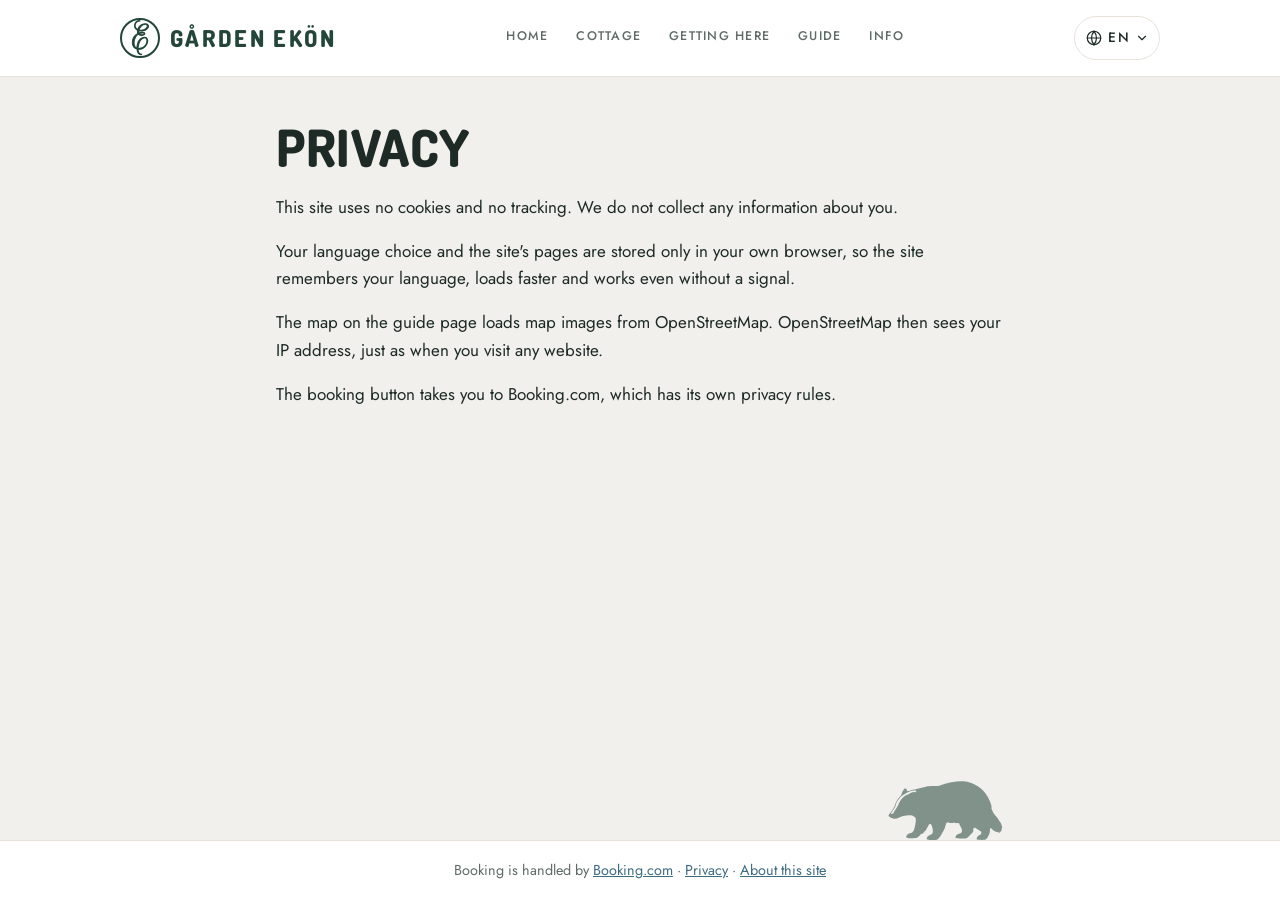
<file: integritet.html>
<!doctype html>
<html lang="sv">
<head>
  <meta charset="utf-8">
  <meta name="viewport" content="width=device-width, initial-scale=1">
  <title data-t="integritet.titel">Integritet – Gården Ekön</title>
  <meta name="description" content="Gården Ekön använder inga cookies och ingen spårning. Så hanteras ditt språkval och kartan." data-t-content="integritet.beskrivning">
  <meta property="og:type" content="website">
  <meta property="og:site_name" content="Gården Ekön">
  <meta property="og:title" content="Integritet – Gården Ekön">
  <meta property="og:description" content="Gården Ekön använder inga cookies och ingen spårning. Så hanteras ditt språkval och kartan.">
  <meta property="og:url" content="https://jedijonas.github.io/garden-ekon/integritet.html">
  <meta property="og:image" content="https://jedijonas.github.io/garden-ekon/bilder/stugan/framsida-liten.jpg">
  <meta property="og:image:width" content="800">
  <meta property="og:image:height" content="600">
  <meta property="og:locale" content="sv_SE">
  <meta name="twitter:card" content="summary_large_image">
  <meta name="theme-color" content="#ffffff" media="(prefers-color-scheme: light)">
  <meta name="theme-color" content="#1b211e" media="(prefers-color-scheme: dark)">
  <link rel="icon" href="bilder/ikon/favicon.svg" type="image/svg+xml">
  <link rel="icon" href="bilder/ikon/favicon-32.png" sizes="32x32" type="image/png">
  <link rel="apple-touch-icon" href="bilder/ikon/apple-touch-icon.png">
  <link rel="preload" href="fonts/dosis/dosis-latin-800-normal.woff2" as="font" type="font/woff2" crossorigin>
  <link rel="preload" href="fonts/jost/jost-latin-400-normal.woff2" as="font" type="font/woff2" crossorigin>
  <link rel="stylesheet" href="css/style.css">
  <script src="js/texter.js" defer></script>
  <script src="js/sprak.js" defer></script>
  <script src="js/offline.js" defer></script>
</head>
<body>
  <a class="hoppa" href="#innehall" data-t="hoppa">Hoppa till innehållet</a>
  <header class="sidhuvud">
    <a class="logga" href="index.html"><span class="monogram" aria-hidden="true">E</span><span class="ordmarke"><span data-t="sajt.namn">Gården Ekön</span></span></a>
    <nav class="huvudmeny" data-t-aria="meny.namn" aria-label="Meny">
      <ul>
        <li><a href="index.html"><svg class="ikon" viewBox="0 0 24 24" aria-hidden="true"><path d="M3 11l9-7 9 7"/><path d="M5 9.5V20h14V9.5"/><path d="M10 20v-6h4v6"/></svg><span data-t="meny.hem">Hem</span></a></li>
        <li><a href="stugan.html"><svg class="ikon" viewBox="0 0 24 24" aria-hidden="true"><path d="M2 19V6"/><path d="M2 15h20v4"/><path d="M22 19v-5a3 3 0 0 0-3-3h-8v4"/><circle cx="6.5" cy="11.5" r="1.8"/></svg><span data-t="meny.stugan">Stugan</span></a></li>
        <li><a href="hitta-hit.html"><svg class="ikon" viewBox="0 0 24 24" aria-hidden="true"><path d="M12 21s-7-6.2-7-11.5a7 7 0 0 1 14 0C19 14.8 12 21 12 21z"/><circle cx="12" cy="9.5" r="2.5"/></svg><span data-t="meny.hitta">Hitta hit</span></a></li>
        <li><a href="guide.html"><svg class="ikon" viewBox="0 0 24 24" aria-hidden="true"><path d="M9 4 3 6v14l6-2 6 2 6-2V4l-6 2-6-2z"/><path d="M9 4v14"/><path d="M15 6v14"/></svg><span data-t="meny.guide">Guide</span></a></li>
        <li><a href="info.html"><svg class="ikon" viewBox="0 0 24 24" aria-hidden="true"><circle cx="12" cy="12" r="9"/><path d="M12 11v5"/><path d="M12 8h.01"/></svg><span data-t="meny.info">Info</span></a></li>
      </ul>
    </nav>
    <div class="sprakmeny">
      <button type="button" class="sprakknapp" aria-expanded="false" aria-controls="sprakpanel">
        <svg class="ikon" viewBox="0 0 24 24" aria-hidden="true"><circle cx="12" cy="12" r="9"/><path d="M3 12h18"/><path d="M12 3a14 14 0 0 1 0 18"/><path d="M12 3a14 14 0 0 0 0 18"/></svg>
        <span class="dold" data-t="sprak.val">Välj språk</span>
        <span class="sprakkod">SV</span>
        <svg class="ikon pil" viewBox="0 0 24 24" aria-hidden="true"><path d="M6 9l6 6 6-6"/></svg>
      </button>
      <ul class="sprakpanel" id="sprakpanel" hidden>
        <li><button type="button" data-sprak="sv" lang="sv">Svenska<span class="kod" aria-hidden="true">SV</span></button></li>
        <li><button type="button" data-sprak="en" lang="en">English<span class="kod" aria-hidden="true">EN</span></button></li>
        <li><button type="button" data-sprak="de" lang="de">Deutsch<span class="kod" aria-hidden="true">DE</span></button></li>
        <li><button type="button" data-sprak="nl" lang="nl">Nederlands<span class="kod" aria-hidden="true">NL</span></button></li>
        <li><button type="button" data-sprak="da" lang="da">Dansk<span class="kod" aria-hidden="true">DA</span></button></li>
      </ul>
    </div>
  </header>

  <main id="innehall" tabindex="-1">
    <h1 data-t="integritet.rubrik">Integritet</h1>
    <p data-t="integritet.p1">Den här sajten använder inga cookies och ingen spårning. Vi samlar inte in några uppgifter om dig.</p>
    <p data-t="integritet.p2">Ditt val av språk och sajtens sidor sparas bara i din egen webbläsare, så att sajten minns språket, laddar snabbare och fungerar även utan täckning.</p>
    <p data-t="integritet.p3">Kartan på guidesidan hämtar kartbilder från OpenStreetMap. Då ser OpenStreetMap din IP-adress, precis som när du besöker vilken webbplats som helst.</p>
    <p data-t="integritet.p4">Bokningsknappen leder till Booking.com, som har sina egna regler för personuppgifter.</p>
  </main>

  <div class="djur" aria-hidden="true"><svg viewBox="0 0 260 133.9" width="117" height="60" fill="currentColor" fill-rule="evenodd" focusable="false"><g transform="matrix(-1 0 0 1 260 0)"><path d="M155.6 133.8C153.8 133.7 151.4 133.4 150.3 133.2C148.2 132.9 148.2 132.9 147 131.5C146.4 130.8 145.2 129.5 144.4 128.6C142.5 126.8 141.9 125.9 138.9 120.8C138 119.2 137.2 117.9 137.2 117.7C137.2 117.6 136.9 117.1 136.4 116.6C135.4 115.5 134 112.9 134 112.3C134 112 133.7 111.4 133.3 111C132.8 110.4 132.7 109.9 132.7 109.2C132.7 108.3 132.6 108.2 131.9 107.9L131 107.5L131 105.2C131 102.8 130.8 102.2 129.9 102.2C129.2 102.2 128.9 101.3 129.2 99.3C129.6 96.6 129.1 95.5 127.7 96.3C127.1 96.6 126.7 96.3 126.1 95.2C125.6 94.3 124.8 94.3 122.4 95.4C121.3 95.8 117.4 96.1 116.4 95.8C115.8 95.6 115.3 95.6 114.5 95.9C112.9 96.4 112.3 96.4 111.9 95.5C111.4 94.6 111.1 94.6 109.8 95.5C108.6 96.4 107.3 96.5 106.2 96C105.6 95.7 103.3 95.9 102.6 96.4C102.1 96.7 102 96.7 101.4 96.4C101 96.1 100.6 96 100.4 96.1C99.9 96.3 99 97.7 99 98.4C99 99.1 97.1 103.1 96.2 104.3C95.8 104.8 95.3 105.7 95.1 106.4C94.9 107.1 94.6 107.7 94.5 107.9C94.4 108 94 108.9 93.7 109.8C91.9 115 94.3 118.9 100.2 120.1C103.4 120.8 106.3 123.3 107.3 126.2C107.8 127.9 107.8 128.1 107.5 128.7C106.9 129.7 106.2 130 104.9 129.7C104.2 129.6 103.6 129.7 103.1 129.9C102 130.3 90.2 130.6 86.1 130.3C82.3 129.9 82.6 130.1 78.3 126C68 116.3 68 116.2 67.9 111.1C67.8 109.5 67.8 108 67.8 107.9C67.8 107.8 67.3 107.8 66.8 107.8C66 107.9 65.9 107.8 65.8 107.3C65.7 106.9 65.4 106.5 65.1 106.3C64.6 106 63.5 106.6 60.4 109C59.8 109.6 59 110 58.8 110C58.6 110 58.2 110.2 57.8 110.5C57.5 110.8 57 111 56.9 111C56.7 111 56.4 111.2 56.2 111.5C55.9 111.7 55.1 112.2 54.3 112.6C51.1 114.3 49.9 115.8 50 118.3C50.2 120.4 50.9 121.4 52.8 122.4C57.5 124.6 60 127.3 60.4 130.6C60.6 132.2 60.2 132.7 58.2 133.4C57 133.7 56.7 133.8 56 133.5C55.5 133.3 55.2 133.3 54.8 133.5C54 133.9 44.8 133.8 42.5 133.4C39.3 132.8 38.3 132 35.8 127.9C32.1 121.7 31.1 118.3 30.8 111.8C30.7 108.6 30.6 108.1 30.1 107.5L29.6 106.9L27.8 108.5C26.9 109.4 25.8 110.4 25.4 110.6C25 110.9 24.1 111.5 23.5 112.1C22.8 112.6 21.9 113.1 21.5 113.2C21 113.3 20.5 113.6 20.1 114.2C19.6 114.7 19.2 115 18.8 115C18.4 115 17.8 115.2 17.4 115.5C16.5 116.1 15.6 116.1 15 115.6C14.5 115.2 14.5 115.2 13.9 115.8C13.6 116.1 12.6 116.8 11.6 117.3L9.9 118.1L9.3 117.4C8.9 116.9 8.7 116.4 8.7 115.6C8.8 114.4 8.4 114.2 8 115C7.3 116.3 6.3 115.8 5.7 113.8C5.4 113 5 111.9 4.8 111.2C4.6 110.6 4.4 109.4 4.4 108.6C4.4 107.4 4.3 107 3.9 106.7C3.5 106.3 3.4 106.2 3.8 104.2C4.5 99.6 7.7 93.3 10.7 90.4C11.4 89.8 11.5 89.5 11.4 88.9C11.2 88.2 11.6 87.6 16.8 81.5C21.1 76.4 23.2 73.3 25 69.5C25.5 68.3 26 67.2 26 67.1C26 67 26.5 65.9 27 64.6C28.1 62.1 28.2 61.3 27.1 61.6C26.1 61.8 26.1 61.3 27.1 60.3C28 59.3 28.3 58.5 27.6 58.5C26.9 58.5 27 57.7 28 55.6C28.5 54.5 29 53.3 29 53.1C29 52.9 29.2 52.2 29.5 51.5C29.7 50.9 30.2 49.8 30.4 49C32.8 42.7 34.7 38.8 37.3 34.9C39.8 31.2 42.2 28.1 44.9 25.2C48.2 21.5 55.4 15.5 58.6 13.6C59.3 13.3 60.1 12.8 60.3 12.6C60.8 12.1 68.3 8.3 69.6 7.8C76 5.5 79.9 4.5 85.3 3.6C94.4 2.2 104.3 2.6 116.4 5C121.2 5.9 123.7 6.5 129.1 8C130.1 8.3 131.5 8.7 132.2 8.9C133 9.1 134.1 9.4 134.6 9.6C135.2 9.8 136.5 10.2 137.5 10.5C138.5 10.8 140.1 11.2 141 11.5C145.7 12.9 150.6 13.7 152.2 13.5C156.3 12.8 168.3 13.5 172.4 14.6C173.1 14.8 174.6 15.2 175.8 15.5C176.9 15.8 178.4 16.2 179 16.4C179.7 16.6 180.7 16.9 181.3 17C181.9 17.1 183.7 17.6 185.4 18C187 18.4 189.1 18.9 190 19.1C190.9 19.3 192.6 19.7 193.8 20C194.9 20.3 197.7 20.8 199.9 21.2C202.1 21.7 204.5 22.2 205.2 22.4C206 22.6 207.3 23 208.1 23.2C211.1 23.8 213.3 24.5 213.6 24.7C214.4 25.4 215.4 24.9 215.7 23.8C216.2 22 217.3 19.8 217.8 19.3C218.5 18.7 220 18.6 220.9 19.2C222.9 20.4 226.2 25.8 227.4 29.6C228.7 34 228.6 33.9 231.8 37.3C234.7 40.3 235.5 41.4 237.6 44.5C239.6 47.6 242 52.4 242 53.5C242 53.6 242.2 54.3 242.5 55C242.7 55.6 243.2 56.9 243.5 57.9C244.2 60.1 245.5 62.6 247.4 65.2C248.2 66.4 249.4 68.1 250.1 69.1C252.5 72.5 253.1 73.4 254.9 75.5C257.6 78.6 257.6 79.5 255.4 82C254 83.5 252 84.6 250.4 84.9C250 85 249.1 85.2 248.5 85.5C244 87.3 239.9 87 234.5 84.4C232.8 83.6 230.7 82.6 229.8 82.2C225.3 80.1 217.6 78.4 211.9 78.4C205.2 78.4 203.1 79.1 199.8 82.2C199.1 82.7 198.4 83.2 198.2 83.3C197 83.5 196.3 85.8 196.3 89.2C196.2 91.7 197 98.8 197.4 100C197.6 100.6 197.8 101.6 197.9 102.1C198 102.7 198.2 103.9 198.5 104.9C198.7 105.8 199.2 107.7 199.5 109C200.4 112.8 202.2 115.7 204.6 117.2C205.6 117.8 208.7 119 209.3 119C210.8 119 214.2 121.1 215.6 122.8C218.7 126.6 218.8 129 215.9 129C214.9 129 214.2 129.2 213.6 129.5C212.7 130.1 212.6 130.1 204.3 129.9C194.9 129.8 195 129.8 192.1 127.9C191.3 127.4 189.7 126 188.5 124.8C184.2 120.4 183.6 120 182.6 120.1C181.8 120.3 181.6 120.2 179.5 118.1C178.3 116.9 177.2 115.6 177 115.2C176.8 114.9 176.1 114.2 175.5 113.7C174.4 112.9 173.6 111.5 171.6 107.5C171.1 106.5 170.2 105 169.5 104.3C168.4 103 167 100 167 99C167 98.2 166.3 98.1 165.5 98.7C164.4 99.5 164 99.3 164 98C164 97.2 163.4 97.4 162.4 98.6C161.1 100 160.3 101.9 159.7 104.7C159.5 106 159 107.9 158.8 108.8C158 111.1 158 115.8 158.8 117.9C159.6 120.3 160.6 121.1 164.6 122.5C167.2 123.5 168.9 124.7 170.1 126.3C171.1 127.9 172 130 172 131C172 132.2 170.6 133.2 169.3 132.8C168.9 132.7 168.6 132.8 168.2 133.2C167.5 133.8 161.4 134.1 155.6 133.8ZM250.9 75.7C252 75.3 252.1 74.9 251.1 73.7C250.7 73.1 249.9 71.9 249.3 71C248.8 70.1 247.7 68.4 246.8 67.2C245.4 65.1 244.8 64.2 242.8 60.7C242.5 60.1 242.1 59.3 242 58.9C241.9 58.5 241.6 57.6 241.4 57C241.2 56.4 240.8 55 240.5 54C238.5 47.1 231.4 38 224.5 33.5C222.2 32 219 30 218.8 30C218.7 30 218 29.6 217.4 29.2C212.5 26 205.5 23.6 200.1 23.3C196.8 23.2 194.4 23.8 194.4 24.8C194.4 25.3 194.6 25.4 195.6 25.8C196.7 26.1 196.9 26.3 197.1 27C197.4 27.9 197.6 27.9 198.5 27.2C199 26.8 199.3 26.7 200.8 26.9C203.9 27.2 206.4 28.2 211.5 31.1C213.1 32 214.8 32.8 216.8 33.5C219.1 34.3 220.5 35.2 223 37.5C225.1 39.3 228.4 42.9 229.3 44.2C229.7 44.7 230.5 46.1 231.3 47.2C232.1 48.3 232.9 49.6 233.1 50C233.7 51 235 54.3 235 54.6C235 55 236.5 57.9 237.6 59.6C238.2 60.6 238.8 61.5 238.9 61.8C239.1 62.1 241 65.2 242.4 67.2C242.7 67.7 243.2 68.6 243.6 69.3C243.9 69.9 244.4 70.7 244.6 71C244.8 71.3 245 71.9 245 72.2C245 72.7 245.5 73.3 246.7 74.4C248.5 76.1 249.3 76.3 250.9 75.7Z"/></g></svg></div>

  <footer class="sidfot">
    <p><span data-t="sidfot.boka">Bokning sker via</span> <a href="https://www.booking.com/hotel/se/ekon-2.sv.html" target="_blank" rel="noopener">Booking.com</a> · <a href="integritet.html" data-t="sidfot.integritet">Integritet</a> · <a href="om-sajten.html" data-t="sidfot.om">Om sajten</a></p>
  </footer>
</body>
</html>
</file>
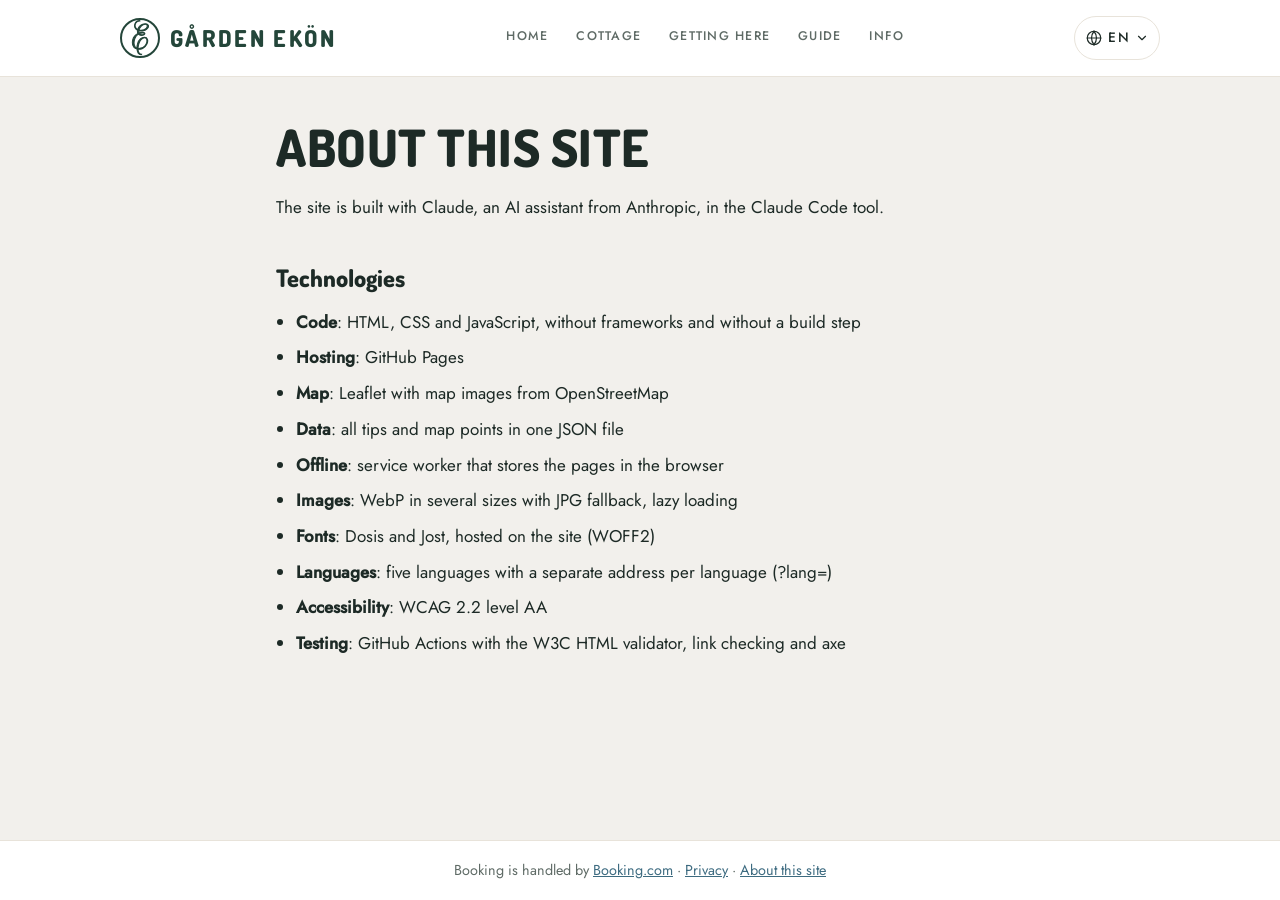
<file: om-sajten.html>
<!doctype html>
<html lang="sv">
<head>
  <meta charset="utf-8">
  <meta name="viewport" content="width=device-width, initial-scale=1">
  <title data-t="om.titel">Om sajten – Gården Ekön</title>
  <meta name="description" content="Tekniken bakom sajten för Gården Ekön: byggd med Claude, HTML, CSS och JavaScript på GitHub Pages, Leaflet och OpenStreetMap, service worker och WCAG 2.2 AA." data-t-content="om.beskrivning">
  <meta property="og:type" content="website">
  <meta property="og:site_name" content="Gården Ekön">
  <meta property="og:title" content="Om sajten – Gården Ekön">
  <meta property="og:description" content="Tekniken bakom sajten för Gården Ekön: byggd med Claude, HTML, CSS och JavaScript på GitHub Pages, Leaflet och OpenStreetMap, service worker och WCAG 2.2 AA.">
  <meta property="og:url" content="https://jedijonas.github.io/garden-ekon/om-sajten.html">
  <meta property="og:image" content="https://jedijonas.github.io/garden-ekon/bilder/stugan/framsida-liten.jpg">
  <meta property="og:image:width" content="800">
  <meta property="og:image:height" content="600">
  <meta property="og:locale" content="sv_SE">
  <meta name="twitter:card" content="summary_large_image">
  <meta name="theme-color" content="#ffffff" media="(prefers-color-scheme: light)">
  <meta name="theme-color" content="#1b211e" media="(prefers-color-scheme: dark)">
  <link rel="icon" href="bilder/ikon/favicon.svg" type="image/svg+xml">
  <link rel="icon" href="bilder/ikon/favicon-32.png" sizes="32x32" type="image/png">
  <link rel="apple-touch-icon" href="bilder/ikon/apple-touch-icon.png">
  <link rel="preload" href="fonts/dosis/dosis-latin-800-normal.woff2" as="font" type="font/woff2" crossorigin>
  <link rel="preload" href="fonts/jost/jost-latin-400-normal.woff2" as="font" type="font/woff2" crossorigin>
  <link rel="stylesheet" href="css/style.css">
  <script src="js/texter.js" defer></script>
  <script src="js/sprak.js" defer></script>
  <script src="js/offline.js" defer></script>
</head>
<body>
  <a class="hoppa" href="#innehall" data-t="hoppa">Hoppa till innehållet</a>
  <header class="sidhuvud">
    <a class="logga" href="index.html"><span class="monogram" aria-hidden="true">E</span><span class="ordmarke"><span data-t="sajt.namn">Gården Ekön</span></span></a>
    <nav class="huvudmeny" data-t-aria="meny.namn" aria-label="Meny">
      <ul>
        <li><a href="index.html"><svg class="ikon" viewBox="0 0 24 24" aria-hidden="true"><path d="M3 11l9-7 9 7"/><path d="M5 9.5V20h14V9.5"/><path d="M10 20v-6h4v6"/></svg><span data-t="meny.hem">Hem</span></a></li>
        <li><a href="stugan.html"><svg class="ikon" viewBox="0 0 24 24" aria-hidden="true"><path d="M2 19V6"/><path d="M2 15h20v4"/><path d="M22 19v-5a3 3 0 0 0-3-3h-8v4"/><circle cx="6.5" cy="11.5" r="1.8"/></svg><span data-t="meny.stugan">Stugan</span></a></li>
        <li><a href="hitta-hit.html"><svg class="ikon" viewBox="0 0 24 24" aria-hidden="true"><path d="M12 21s-7-6.2-7-11.5a7 7 0 0 1 14 0C19 14.8 12 21 12 21z"/><circle cx="12" cy="9.5" r="2.5"/></svg><span data-t="meny.hitta">Hitta hit</span></a></li>
        <li><a href="guide.html"><svg class="ikon" viewBox="0 0 24 24" aria-hidden="true"><path d="M9 4 3 6v14l6-2 6 2 6-2V4l-6 2-6-2z"/><path d="M9 4v14"/><path d="M15 6v14"/></svg><span data-t="meny.guide">Guide</span></a></li>
        <li><a href="info.html"><svg class="ikon" viewBox="0 0 24 24" aria-hidden="true"><circle cx="12" cy="12" r="9"/><path d="M12 11v5"/><path d="M12 8h.01"/></svg><span data-t="meny.info">Info</span></a></li>
      </ul>
    </nav>
    <div class="sprakmeny">
      <button type="button" class="sprakknapp" aria-expanded="false" aria-controls="sprakpanel">
        <svg class="ikon" viewBox="0 0 24 24" aria-hidden="true"><circle cx="12" cy="12" r="9"/><path d="M3 12h18"/><path d="M12 3a14 14 0 0 1 0 18"/><path d="M12 3a14 14 0 0 0 0 18"/></svg>
        <span class="dold" data-t="sprak.val">Välj språk</span>
        <span class="sprakkod">SV</span>
        <svg class="ikon pil" viewBox="0 0 24 24" aria-hidden="true"><path d="M6 9l6 6 6-6"/></svg>
      </button>
      <ul class="sprakpanel" id="sprakpanel" hidden>
        <li><button type="button" data-sprak="sv" lang="sv">Svenska<span class="kod" aria-hidden="true">SV</span></button></li>
        <li><button type="button" data-sprak="en" lang="en">English<span class="kod" aria-hidden="true">EN</span></button></li>
        <li><button type="button" data-sprak="de" lang="de">Deutsch<span class="kod" aria-hidden="true">DE</span></button></li>
        <li><button type="button" data-sprak="nl" lang="nl">Nederlands<span class="kod" aria-hidden="true">NL</span></button></li>
        <li><button type="button" data-sprak="da" lang="da">Dansk<span class="kod" aria-hidden="true">DA</span></button></li>
      </ul>
    </div>
  </header>

  <main id="innehall" tabindex="-1">
    <h1 data-t="om.rubrik">Om sajten</h1>
    <p data-t="om.ingress">Sajten är byggd med Claude, en AI-assistent från Anthropic, i verktyget Claude Code.</p>

    <h2 data-t="om.tekniker.rubrik">Tekniker</h2>
    <ul class="tekniker">
      <li><strong data-t="om.t.kod.namn">Kod</strong>: <span data-t="om.t.kod">HTML, CSS och JavaScript, utan ramverk och utan byggsteg</span></li>
      <li><strong data-t="om.t.vard.namn">Webbhotell</strong>: <span data-t="om.t.vard">GitHub Pages</span></li>
      <li><strong data-t="om.t.karta.namn">Karta</strong>: <span data-t="om.t.karta">Leaflet med kartbilder från OpenStreetMap</span></li>
      <li><strong data-t="om.t.data.namn">Data</strong>: <span data-t="om.t.data">alla tips och kartpunkter i en JSON-fil</span></li>
      <li><strong data-t="om.t.offline.namn">Offline</strong>: <span data-t="om.t.offline">service worker som sparar sidorna i webbläsaren</span></li>
      <li><strong data-t="om.t.bilder.namn">Bilder</strong>: <span data-t="om.t.bilder">WebP i flera storlekar med JPG som reserv, lazy loading</span></li>
      <li><strong data-t="om.t.typsnitt.namn">Typsnitt</strong>: <span data-t="om.t.typsnitt">Dosis och Jost, lagrade på sajten (WOFF2)</span></li>
      <li><strong data-t="om.t.sprak.namn">Språk</strong>: <span data-t="om.t.sprak">fem språk med egen adress per språk (?lang=)</span></li>
      <li><strong data-t="om.t.tillg.namn">Tillgänglighet</strong>: <span data-t="om.t.tillg">WCAG 2.2 nivå AA</span></li>
      <li><strong data-t="om.t.test.namn">Tester</strong>: <span data-t="om.t.test">GitHub Actions med W3C:s HTML-validator, länkkontroll och axe</span></li>
    </ul>
  </main>

  <footer class="sidfot">
    <p><span data-t="sidfot.boka">Bokning sker via</span> <a href="https://www.booking.com/hotel/se/ekon-2.sv.html" target="_blank" rel="noopener">Booking.com</a> · <a href="integritet.html" data-t="sidfot.integritet">Integritet</a> · <a href="om-sajten.html" data-t="sidfot.om">Om sajten</a></p>
  </footer>
</body>
</html>
</file>
<file: css/style.css>
/* Gården Ekön – gemensam stil. Mobilen först: grundstilen gäller små skärmar,
   @media-reglerna längst ner anpassar för större skärmar och mörkt läge. */

/* Typsnitt: Dosis för huvudrubriker (h1, h2) och logga, Rouge Script för E:et i loggan, Jost för brödtext.
   Alla har SIL Open Font License (se OFL.txt i varje mapp under fonts) och ligger på sajten själv,
   de hämtas inte från någon annan tjänst. */
@font-face { font-family: "Rouge Script"; src: url("../fonts/rouge-script/rouge-script-latin-400-normal.woff2") format("woff2"); font-weight: 400; font-style: normal; font-display: swap; }
@font-face { font-family: "Dosis"; src: url("../fonts/dosis/dosis-latin-800-normal.woff2") format("woff2"); font-weight: 800; font-style: normal; font-display: swap; }
@font-face { font-family: "Jost"; src: url("../fonts/jost/jost-latin-300-normal.woff2") format("woff2"); font-weight: 300; font-style: normal; font-display: swap; }
@font-face { font-family: "Jost"; src: url("../fonts/jost/jost-latin-400-normal.woff2") format("woff2"); font-weight: 400; font-style: normal; font-display: swap; }
@font-face { font-family: "Jost"; src: url("../fonts/jost/jost-latin-500-normal.woff2") format("woff2"); font-weight: 500; font-style: normal; font-display: swap; }

:root {
  /* Sidans bakgrund är svagt grå i ljust läge, så att vita ytor som sidhuvudet,
     korten och frågorna syns som egna rutor. */
  --bakgrund: #f2f0ec;
  --yta: #ffffff;
  --yta-tonad: #f5f1ea;
  --text: #1d2a26;
  --text-svag: #5f6b66;
  --skog: #24463a;
  --skog-mork: #1a342b;
  --sjo: #3d6b80;
  --boka: #b4532a;
  --boka-mork: #93401e;
  --kant: #e8e3da;
  --platshallare: #fff3cf;
  --platshallare-kant: #c9a43a;
  --platshallare-text: #5c4708;
  --radie: 6px;
  --radie-liten: 4px;
  --skugga: 0 2px 10px rgba(31, 38, 34, 0.05);
  --huvud-hojd: 60px;
  --nav-hojd: 68px;
  --text-font: "Jost", system-ui, -apple-system, "Segoe UI", Roboto, Helvetica, Arial, sans-serif;
  --rubrik-font: "Dosis", "Jost", system-ui, sans-serif;
  color-scheme: light dark;
}

/* Mörkt läge följer mobilens inställning automatiskt */
@media (prefers-color-scheme: dark) {
  :root {
    --bakgrund: #121614;
    --yta: #1b211e;
    --yta-tonad: #232a26;
    --text: #e6ebe8;
    --text-svag: #a2aca6;
    --skog: #7fbf9c;
    --skog-mork: #a8d8bd;
    --sjo: #8cc0d6;
    /* Samma orange som i ljust läge, så att den vita texten får tillräcklig kontrast */
    --boka: #b4532a;
    --boka-mork: #93401e;
    --kant: #2c3430;
    --platshallare: #3a3219;
    --platshallare-kant: #9b8230;
    --platshallare-text: #f2dfa6;
    --skugga: 0 4px 16px rgba(0, 0, 0, 0.4);
    }
}

* { box-sizing: border-box; }

html {
  -webkit-text-size-adjust: 100%;
  /* När man flyttar sig med tangentbordet ska det markerade aldrig hamna
     bakom sidhuvudet eller menyraden längst ner. */
  scroll-padding-top: calc(var(--huvud-hojd) + 12px);
  scroll-padding-bottom: calc(var(--nav-hojd) + env(safe-area-inset-bottom) + 12px);
}

body {
  margin: 0;
  min-height: 100vh;
  display: flex;
  flex-direction: column;
  background: var(--bakgrund);
  color: var(--text);
  font-family: var(--text-font);
  font-size: 17px;
  line-height: 1.6;
  /* plats för bottenmenyn i mobilen */
  padding-bottom: calc(var(--nav-hojd) + env(safe-area-inset-bottom));
}

/* Dosis används bara för h1 och h2. Mindre rubriker och fetstil skrivs med Jost. */
h1, h2 {
  font-family: var(--rubrik-font);
  font-weight: 800;
  line-height: 1.15;
  color: var(--text);
}
h1 {
  font-size: clamp(2.1rem, 9vw, 3.2rem);
  line-height: 1.02;
  text-transform: uppercase;
  letter-spacing: 0.01em;
  margin: 0.1em 0 0.4em;
}
h2 { font-size: 1.5rem; margin: 1.8em 0 0.5em; }
h3 { font-size: 1.2rem; font-weight: 500; line-height: 1.25; color: var(--text); margin: 1.2em 0 0.3em; }

a { color: var(--sjo); }

img { max-width: 100%; height: auto; }

.ikon {
  width: 24px;
  height: 24px;
  flex: 0 0 auto;
  fill: none;
  stroke: currentColor;
  stroke-width: 1.5;
  stroke-linecap: round;
  stroke-linejoin: round;
}

/* ---------- Sidhuvud (följer med när man skrollar) ---------- */

.sidhuvud {
  position: sticky;
  top: 0;
  z-index: 1001;
  display: flex;
  align-items: center;
  justify-content: space-between;
  gap: 12px;
  height: var(--huvud-hojd);
  padding: 0 16px;
  background: var(--yta);
  /* Kantlinjen ritas som skugga så att den inte tar plats. Då hamnar loggan
     på exakt samma ställe på alla sidor och sidhuvudet hoppar inte. */
  box-shadow: 0 1px 0 var(--kant);
}

.logga {
  display: flex;
  align-items: center;
  gap: 10px;
  /* Skogsgrön: mörkgrön i ljust läge, ljusgrön i mörkt läge (vit på fotot på startsidan) */
  color: var(--skog);
  text-decoration: none;
  white-space: nowrap;
}
.monogram {
  display: grid;
  place-items: center;
  width: 40px;
  height: 40px;
  flex: 0 0 auto;
  border: 2px solid currentColor;
  border-radius: 50%;
  font-family: "Rouge Script", cursive;
  font-weight: 400;
  font-size: 2.1rem;
  line-height: 1;
  /* Typsnittet finns bara i en tjocklek. En tunn kant runt E:et gör det fetare
     utan att en ny typsnittsfil behöver laddas. */
  -webkit-text-stroke: 1px currentColor;
  /* Rouge Script-E:et ritas lite till vänster om sin egen ruta. Lite luft till vänster
     flyttar det drygt en pixel åt höger, så att det hamnar mitt i cirkeln. */
  padding-left: 2.5px;
}
.ordmarke {
  font-family: var(--rubrik-font);
  font-weight: 800;
  /* Namnet fyller hela ytan bredvid ringen, ungefär lika högt som ringen */
  font-size: 1.45rem;
  letter-spacing: 0.1em;
  line-height: 1;
  text-transform: uppercase;
}
/* Riktigt smala mobiler: lite mindre namn så att språkknappen får plats */
@media (max-width: 359px) {
  .ordmarke { font-size: 1.1rem; letter-spacing: 0.06em; }
}

/* Språkmeny: en knapp med jordglob och valt språk. Ett tryck öppnar en lista
   med alla språk, skrivna på sitt eget språk. */
.sprakmeny { position: relative; flex: 0 0 auto; }
.sprakknapp {
  display: flex;
  align-items: center;
  gap: 5px;
  min-height: 44px;
  padding: 0 10px;
  border: 1px solid var(--kant);
  border-radius: 999px;
  background: transparent;
  color: var(--text);
  font: inherit;
  font-size: 0.85rem;
  font-weight: 500;
  letter-spacing: 0.1em;
  cursor: pointer;
}
.sprakknapp .ikon { width: 18px; height: 18px; stroke-width: 1.6; }
.sprakknapp .pil { width: 14px; height: 14px; stroke-width: 2; transform-box: fill-box; transform-origin: center; }
.sprakknapp[aria-expanded="true"] .pil { transform: rotate(180deg); }
.sprakpanel {
  position: absolute;
  right: 0;
  top: calc(100% + 8px);
  min-width: 210px;
  margin: 0;
  padding: 6px;
  list-style: none;
  background: var(--yta);
  border-radius: var(--radie);
  border: 1px solid var(--kant);
  box-shadow: 0 8px 28px rgba(0, 0, 0, 0.18);
}
.sprakpanel[hidden] { display: none; }
.sprakpanel button {
  display: flex;
  width: 100%;
  align-items: center;
  justify-content: space-between;
  gap: 16px;
  min-height: 48px;
  padding: 0 14px;
  border: 0;
  border-radius: var(--radie-liten);
  background: transparent;
  color: var(--text);
  font: inherit;
  font-size: 1rem;
  text-align: left;
  cursor: pointer;
}
.sprakpanel .kod { font-size: 0.75rem; letter-spacing: 0.12em; color: var(--text-svag); }
.sprakpanel button[aria-current="true"] { background: var(--yta-tonad); color: var(--skog); font-weight: 500; }
.sprakpanel button[aria-current="true"] .kod::before { content: "\2713\00a0\00a0"; color: var(--skog); }

/* ---------- Meny: flikrad längst ner i mobilen, i sidhuvudet på stor skärm ---------- */

.huvudmeny {
  position: fixed;
  left: 0;
  right: 0;
  bottom: 0;
  z-index: 1000;
  background: var(--yta);
  border-top: 1px solid var(--kant);
  box-shadow: 0 -2px 12px rgba(31, 38, 34, 0.06);
  padding-bottom: env(safe-area-inset-bottom);
}
.huvudmeny ul {
  display: flex;
  margin: 0;
  padding: 0 4px;
  list-style: none;
}
.huvudmeny li { flex: 1; min-width: 0; }
.huvudmeny a {
  display: flex;
  flex-direction: column;
  align-items: center;
  justify-content: center;
  gap: 3px;
  height: var(--nav-hojd);
  padding: 0 2px;
  text-align: center;
  font-size: 0.66rem;
  font-weight: 500;
  letter-spacing: 0.1em;
  text-transform: uppercase;
  line-height: 1.15;
  color: var(--text-svag);
  text-decoration: none;
}
.huvudmeny a .ikon { width: 24px; height: 24px; }
.huvudmeny a span { padding-bottom: 2px; border-bottom: 1.5px solid transparent; }
.huvudmeny a[aria-current="page"] { color: var(--text); }
.huvudmeny a[aria-current="page"] span { border-bottom-color: currentColor; }

/* ---------- Innehåll ---------- */

main {
  flex: 1;
  width: 100%;
  max-width: 760px;
  margin: 0 auto;
  padding: 24px 16px 32px;
  animation: tona-in 0.3s ease;
}

@keyframes tona-in {
  from { opacity: 0; transform: translateY(6px); }
  to { opacity: 1; transform: none; }
}

.ingress {
  font-size: 1.12rem;
  color: var(--text-svag);
  max-width: 60ch;
}

.kort {
  background: var(--yta);
  border: 1px solid var(--kant);
  border-radius: var(--radie);
  padding: 20px;
  margin: 14px 0;
  box-shadow: var(--skugga);
}

/* Platshållare: text som Jonas ska byta ut. Syns tydligt med flit. */
.platshallare {
  background: var(--platshallare);
  color: var(--platshallare-text);
  border: 1px dashed var(--platshallare-kant);
  border-radius: var(--radie-liten);
  padding: 10px 14px;
  font-style: italic;
}

.bildplats {
  display: flex;
  align-items: center;
  justify-content: center;
  aspect-ratio: 4 / 3;
  background: var(--platshallare);
  border: 1px dashed var(--platshallare-kant);
  border-radius: var(--radie);
  color: var(--platshallare-text);
  font-style: italic;
  text-align: center;
  padding: 12px;
}
.bildgalleri {
  display: grid;
  grid-template-columns: 1fr 1fr;
  gap: 10px;
}
.bildgalleri a { display: block; }
.bildgalleri picture { display: contents; }
.bildgalleri img {
  display: block;
  width: 100%;
  height: 100%;
  aspect-ratio: 4 / 3;
  object-fit: cover;
  border-radius: var(--radie);
}
/* Första bilden (framsidan) visas stor. */
.bildgalleri a:first-child { grid-column: 1 / -1; }
/* ---------- Bildvisare (stugsidan) ---------- */

.bildvisare {
  width: 100%;
  height: 100%;
  max-width: none;
  max-height: none;
  margin: 0;
  padding: 0;
  border: 0;
  background: rgba(10, 12, 11, 0.94);
  color: #fff;
  /* Svep hanteras av bildvisaren, inte av webbläsaren (t.ex. "bakåt"). */
  overscroll-behavior: contain;
  touch-action: pinch-zoom;
}
.bildvisare::backdrop { background: rgba(10, 12, 11, 0.94); }
.bildvisare[open] { display: flex; flex-direction: column; }
html.bildvisare-oppen { overflow: hidden; overscroll-behavior-x: none; }
.bildvisare-yta {
  flex: 1;
  min-height: 0;
  display: flex;
  align-items: center;
  justify-content: center;
  padding: 64px 12px 8px;
}
.bildvisare-bild {
  max-width: 100%;
  max-height: 100%;
  object-fit: contain;
  border-radius: var(--radie-liten);
  user-select: none;
}
.bildvisare-info {
  margin: 0;
  padding: 8px 16px calc(20px + env(safe-area-inset-bottom));
  text-align: center;
  font-size: 0.95rem;
  color: rgba(255, 255, 255, 0.85);
}
.bildvisare-raknare { font-weight: 700; margin-right: 6px; }
.bildvisare-knapp {
  position: absolute;
  display: flex;
  align-items: center;
  justify-content: center;
  width: 48px;
  height: 48px;
  padding: 0;
  border: 0;
  border-radius: 50%;
  background: rgba(255, 255, 255, 0.14);
  color: #fff;
  cursor: pointer;
}
.bildvisare-knapp:hover { background: rgba(255, 255, 255, 0.26); }
.bildvisare-knapp svg {
  width: 24px;
  height: 24px;
  fill: none;
  stroke: currentColor;
  stroke-width: 2.2;
  stroke-linecap: round;
  stroke-linejoin: round;
}
.bildvisare-stang { top: calc(10px + env(safe-area-inset-top)); right: 10px; }
.bildvisare-foregaende,
.bildvisare-nasta { top: 50%; transform: translateY(-50%); }
.bildvisare-foregaende { left: 8px; }
.bildvisare-nasta { right: 8px; }

.bildtips {
  margin-top: -4px;
}

/* ---------- Knappar ---------- */

.knapp {
  display: inline-flex;
  align-items: center;
  justify-content: center;
  min-height: 48px;
  padding: 12px 22px;
  border-radius: 3px;
  border: 0;
  background: var(--skog);
  color: var(--yta);
  font: inherit;
  font-size: 0.85rem;
  font-weight: 500;
  letter-spacing: 0.12em;
  text-transform: uppercase;
  text-align: center;
  text-decoration: none;
  cursor: pointer;
  transition: background 0.15s, transform 0.1s;
}
.knapp:hover { background: var(--skog-mork); }
.knapp:active { transform: scale(0.98); }

.knapp-boka {
  display: flex;
  width: 100%;
  min-height: 56px;
  font-size: 0.9rem;
  background: var(--boka);
  color: #fff;
}
.knapp-boka:hover { background: var(--boka-mork); }
.boka-rad { margin: 32px 0 24px; }

.knapp-sekundar {
  background: transparent;
  color: var(--skog);
  border: 2px solid var(--skog);
}
.knapp-sekundar:hover { background: var(--yta-tonad); }

.liten-text {
  font-family: var(--text-font);
  font-weight: 400;
  font-size: 0.9rem;
  color: var(--text-svag);
}

/* ---------- Startsidan ---------- */

/* Sidhuvudet ligger ovanpå fotot, med vit text. */
.startsida .sidhuvud {
  position: absolute;
  left: 0;
  right: 0;
  background: none;
  box-shadow: none;
}
.startsida .logga,
.startsida .sprakknapp { color: #fff; border-color: rgba(255, 255, 255, 0.6); }

/* Startsidan: fotot ligger överst i main och går kant i kant. Resten av
   innehållet får samma bredd som main har på andra sidor. */
.startsida main { max-width: none; padding: 0; animation: none; }
.startsida-innehall {
  width: 100%;
  max-width: 760px;
  margin: 0 auto;
  padding: 24px 16px 32px;
  animation: tona-in 0.3s ease;
}

.hjalte {
  display: flex;
  flex-direction: column;
  justify-content: flex-end;
  min-height: 88vh;
  min-height: 88svh;
  padding: 110px 20px 40px;
  color: #fff;
  background:
    linear-gradient(180deg, rgba(15, 26, 21, 0.5) 0%, rgba(15, 26, 21, 0) 28%, rgba(15, 26, 21, 0.25) 50%, rgba(15, 26, 21, 0.8) 100%),
    url("../bilder/stugan/framsida-mobil.jpg") 60% center / cover no-repeat,
    #50737e;
  /* Mobilen får en mindre, stående bild i WebP. Webbläsare som inte förstår
     image-set() hoppar över raden och använder JPG-bilden ovan. */
  background-image:
    linear-gradient(180deg, rgba(15, 26, 21, 0.5) 0%, rgba(15, 26, 21, 0) 28%, rgba(15, 26, 21, 0.25) 50%, rgba(15, 26, 21, 0.8) 100%),
    image-set(url("../bilder/stugan/framsida-mobil.webp") type("image/webp"), url("../bilder/stugan/framsida-mobil.jpg") type("image/jpeg"));
}
.hjalte-text { width: 100%; max-width: 1040px; margin: 0 auto; }
.hjalte h1 { color: #fff; margin: 0.2em 0 0.6em; font-size: clamp(2.4rem, 11vw, 4.2rem); }
.overrubrik {
  margin: 0;
  font-size: 0.72rem;
  font-weight: 500;
  letter-spacing: 0.3em;
  text-transform: uppercase;
}
.hjalte .liten-text { color: rgba(255, 255, 255, 0.9); margin: 12px 0 0; }
/* Knapp till stugsidan under bokningsknappen: vit kant på det mörka fotot. */
.knapp-hjalte {
  display: flex;
  width: 100%;
  margin-top: 12px;
  background: rgba(15, 26, 21, 0.35);
  color: #fff;
  border: 2px solid #fff;
}
.knapp-hjalte:hover { background: rgba(15, 26, 21, 0.6); }

/* Hälsningen från värdarna: vitt kort med rund bild. I mobilen hänger
   bilden över kortets överkant, på datorn står den bredvid texten. */
.valkomst {
  background: var(--yta);
  border: 1px solid var(--kant);
  border-radius: 16px;
  box-shadow: var(--skugga);
  margin: 97px 0 32px; /* lika stort avstånd under som ovanför bilden */
  padding: 0 20px 24px;
  text-align: center;
}
.valkomst-foto {
  display: block;
  width: 180px;
  height: 180px;
  margin: -90px auto 16px;
  border-radius: 50%;
  border: 3px solid var(--yta);
  box-shadow: var(--skugga);
  background: var(--yta-tonad);
  overflow: hidden;
}
.valkomst-foto img { display: block; width: 100%; height: 100%; object-fit: cover; }
.valkomst-text p { margin: 0; color: var(--text-svag); }
.valkomst-text .valkomst-namn { margin-top: 12px; font-weight: 500; color: var(--text); }

.genvagar {
  display: grid;
  gap: 12px;
  margin: 20px 0;
  padding: 0;
  list-style: none;
}
.genvagar a {
  position: relative;
  display: grid;
  grid-template-columns: auto 1fr;
  column-gap: 14px;
  align-items: center;
  padding: 20px 40px 20px 18px;
  background: var(--yta);
  border: 1px solid var(--kant);
  border-radius: 16px;
  box-shadow: var(--skugga);
  color: var(--text);
  text-decoration: none;
  transition: transform 0.15s, box-shadow 0.15s;
}
.genvagar a::after {
  content: "›";
  position: absolute;
  right: 16px;
  top: 50%;
  transform: translateY(-52%);
  font-size: 1.6rem;
  color: var(--text-svag);
}
.genvagar a:hover { transform: translateY(-2px); }
.genvagar .ikon {
  grid-row: span 2;
  width: 48px;
  height: 48px;
  padding: 12px;
  border-radius: 14px;
  background: var(--yta-tonad);
  color: var(--skog);
}
.genvagar strong {
  font-size: 1.15rem;
  font-weight: 500;
}
.genvagar strong + span { margin-top: 2px; }
.genvagar span { color: var(--text-svag); font-size: 0.95rem; line-height: 1.45; }

/* ---------- Stugan ---------- */

.faciliteter {
  list-style: none;
  padding: 0;
  margin: 12px 0;
  display: grid;
  gap: 8px;
}
.faciliteter li {
  position: relative;
  padding: 12px 14px 12px 44px;
  background: var(--yta);
  border: 1px solid var(--kant);
  border-radius: var(--radie-liten);
}
.faciliteter li::before {
  content: "✓";
  position: absolute;
  left: 12px;
  top: 12px;
  width: 22px;
  height: 22px;
  border-radius: 50%;
  background: var(--yta-tonad);
  color: var(--skog);
  font-size: 0.8rem;
  font-weight: 700;
  line-height: 22px;
  text-align: center;
}

/* ---------- Hitta hit ---------- */

.adress {
  font-size: 1.2rem;
  font-weight: 400;
  margin: 0 0 14px;
}

/* ---------- Info / vanliga frågor ---------- */

details {
  background: var(--yta);
  border: 1px solid var(--kant);
  border-radius: var(--radie);
  margin: 10px 0;
  box-shadow: var(--skugga);
}
summary {
  display: flex;
  align-items: center;
  justify-content: space-between;
  gap: 12px;
  padding: 14px 16px;
  min-height: 52px;
  font-weight: 500;
  cursor: pointer;
  list-style: none;
}
summary::-webkit-details-marker { display: none; }
summary::after {
  content: "+";
  flex: 0 0 auto;
  font-size: 1.4rem;
  font-weight: 400;
  color: var(--skog);
  transition: transform 0.2s;
}
details[open] summary::after { transform: rotate(45deg); }
details > :not(summary) { margin: 0 16px 16px; }

/* ---------- Guiden ---------- */

.filter {
  display: flex;
  gap: 8px;
  overflow-x: auto;
  margin: 0 -16px;
  padding: 4px 16px 12px;
  scrollbar-width: none;
}
.filter::-webkit-scrollbar { display: none; }
.filter button {
  flex: 0 0 auto;
  min-height: 44px;
  padding: 8px 16px;
  border-radius: 999px;
  border: 1px solid var(--kant);
  background: var(--yta);
  color: var(--text);
  font: inherit;
  font-size: 0.95rem;
  font-weight: 500;
  cursor: pointer;
}
.filter button[aria-pressed="true"] {
  background: var(--skog);
  border-color: var(--skog);
  color: var(--yta);
}

/* I mobilen är kartan lägre, så att början av listan syns under den. */
#karta {
  height: 34vh;
  height: 34svh;
  min-height: 240px;
  max-height: 480px;
  border-radius: var(--radie);
  border: 1px solid var(--kant);
  box-shadow: var(--skugga);
  background: #e6e2d6;
  position: relative;
}

/* Tipsrutan "Använd två fingrar …" som visas över kartan i mobilen */
.karta-tips {
  position: absolute;
  inset: 0;
  z-index: 1000;
  display: flex;
  align-items: center;
  justify-content: center;
  padding: 16px;
  text-align: center;
  font-size: 1.05rem;
  font-weight: 600;
  color: #fff;
  background: rgba(20, 30, 25, 0.55);
  opacity: 0;
  transition: opacity 0.3s;
  pointer-events: none;
}
.karta-tips.synlig { opacity: 1; }

.platslista {
  list-style: none;
  padding: 0;
  margin: 0;
}
.plats h3 { margin-top: 6px; }
.plats .fakta {
  display: flex;
  flex-wrap: wrap;
  gap: 4px 16px;
  font-size: 0.9rem;
  color: var(--text-svag);
  margin: 6px 0 14px;
}
/* Vägbeskrivning överst i full bredd, övriga knappar två och två under.
   Samma upplägg på alla språk, oavsett hur långa texterna är. */
.plats .knappar {
  display: grid;
  grid-template-columns: 1fr 1fr;
  gap: 8px;
}
.plats .knappar .knapp { padding-left: 8px; padding-right: 8px; letter-spacing: 0.06em; }
.plats .knappar .knapp:first-child,
.plats .knappar .knapp:last-child:nth-child(even) { grid-column: 1 / -1; }

.etikett {
  display: inline-block;
  font-size: 0.75rem;
  font-weight: 600;
  padding: 3px 10px;
  border-radius: 999px;
  background: var(--yta-tonad);
  color: var(--skog-mork);
  margin: 0 4px 4px 0;
}
.etikett-exempel {
  background: var(--platshallare);
  color: var(--platshallare-text);
  border: 1px dashed var(--platshallare-kant);
}

.meddelande {
  padding: 16px;
  text-align: center;
  color: var(--text-svag);
}

/* Popup i kartan (kartan är alltid ljus) */
.leaflet-popup-content { font-family: var(--text-font); font-size: 15px; color: #1f2622; }
.leaflet-popup-content strong { display: block; font-size: 18px; line-height: 1.3; margin-bottom: 10px; }
.leaflet-popup-content .knapp { min-height: 40px; padding: 8px 14px; margin-top: 8px; background: #2f5a45; color: #fff; }
.leaflet-popup-content .knapp-sekundar { background: transparent; color: #2f5a45; border: 2px solid #2f5a45; }
.popup-knappar { display: flex; flex-direction: column; min-width: 190px; }
.popup-knappar .knapp { width: 100%; }

/* Platsen man kom till via "Visa i listan" lyser upp en kort stund */
.plats { scroll-margin-top: 80px; transition: box-shadow 0.4s; }
.plats.markerad { box-shadow: 0 0 0 3px var(--skog); }

/* ---------- Sidfot ---------- */

/* Djursiluett längst ner på vissa sidor, stående på sidfotens linje. Den ligger
   mellan main och sidfoten, så att den hamnar på linjen även på korta sidor.
   Ren dekoration: dold för skärmläsare (aria-hidden) och går inte att klicka på. */
.djur {
  display: flex;
  justify-content: flex-end;
  width: 100%;
  max-width: 760px;
  margin: 8px auto 0;
  padding: 0 16px;
  color: var(--skog);
  opacity: 0.55;
  pointer-events: none;
}
.djur svg { display: block; max-width: 45%; height: auto; }

.sidfot {
  background: var(--yta);
  border-top: 1px solid var(--kant);
  font-size: 0.9rem;
  color: var(--text-svag);
  text-align: center;
}
.sidfot p { max-width: 760px; margin: 0 auto; padding: 18px 16px; }

/* Tekniklistan på sidan Om sajten */
.tekniker { padding-left: 1.2em; }
.tekniker li { margin: 0.5em 0; }

/* "Hoppa till innehållet": syns bara när man använder tangentbord */
.hoppa {
  position: absolute;
  left: 12px;
  top: -100px;
  z-index: 2000;
  padding: 12px 18px;
  background: var(--yta);
  color: var(--text);
  border-radius: var(--radie-liten);
  box-shadow: 0 4px 16px rgba(0, 0, 0, 0.25);
  font-weight: 500;
}
.hoppa:focus { top: 12px; }
/* Dit "Hoppa till innehållet" leder. Får fokus men ingen ram. */
#innehall:focus { outline: none; }

/* Syns bara för skärmläsare */
.dold {
  position: absolute;
  width: 1px;
  height: 1px;
  overflow: hidden;
  clip: rect(0 0 0 0);
  white-space: nowrap;
}

:focus-visible {
  outline: 3px solid var(--sjo);
  outline-offset: 2px;
}

/* Över fotot på startsidan syns en vit fokusram bättre */
.startsida .logga:focus-visible,
.startsida .sprakknapp:focus-visible,
.hjalte :focus-visible { outline-color: #fff; }

@media (prefers-reduced-motion: reduce) {
  main, .startsida-innehall { animation: none; }
  * { transition: none !important; }
}

/* ---------- Större skärmar: menyn flyttar upp i sidhuvudet ---------- */

@media (min-width: 800px) {
  body { padding-bottom: 0; }
  html { scroll-padding-top: 88px; scroll-padding-bottom: 12px; }

  .sidhuvud { --huvud-hojd: 76px; padding: 0 max(24px, calc((100% - 1040px) / 2)); }

  .huvudmeny {
    position: static;
    flex: 1;
    background: none;
    border: 0;
    box-shadow: none;
    padding: 0;
  }
  .huvudmeny ul { justify-content: center; gap: 8px; }
  .huvudmeny li { flex: 0 0 auto; }
  .huvudmeny a {
    flex-direction: row;
    height: 44px;
    padding: 0 10px;
    font-size: 0.78rem;
    white-space: nowrap;
  }
  .huvudmeny a .ikon { display: none; }
  .huvudmeny a:hover { color: var(--text); }
  .startsida .huvudmeny a { color: rgba(255, 255, 255, 0.85); }
  .startsida .huvudmeny a:focus-visible { outline-color: #fff; }
  .startsida .huvudmeny a:hover,
  .startsida .huvudmeny a[aria-current="page"] { color: #fff; }

  main { padding-top: 40px; }
  .startsida main { padding-top: 0; }
  .startsida-innehall { padding-top: 40px; }
  .hjalte {
    padding: 120px max(40px, calc((100% - 1040px) / 2)) 72px;
    background-image:
      linear-gradient(180deg, rgba(15, 26, 21, 0.5) 0%, rgba(15, 26, 21, 0) 28%, rgba(15, 26, 21, 0.25) 50%, rgba(15, 26, 21, 0.8) 100%),
      url("../bilder/stugan/framsida.jpg");
    background-image:
      linear-gradient(180deg, rgba(15, 26, 21, 0.5) 0%, rgba(15, 26, 21, 0) 28%, rgba(15, 26, 21, 0.25) 50%, rgba(15, 26, 21, 0.8) 100%),
      image-set(url("../bilder/stugan/framsida.webp") type("image/webp"), url("../bilder/stugan/framsida.jpg") type("image/jpeg"));
    background-position: 0 0, center 55%;
  }
  .hjalte-text { margin: 0; max-width: 760px; }
  .valkomst {
    display: flex;
    align-items: center;
    gap: 28px;
    margin-top: 8px;
    margin-bottom: 48px;
    padding: 28px 32px;
    text-align: left;
  }
  .valkomst-foto { flex: 0 0 200px; width: 200px; height: 200px; margin: 0; }
  .genvagar { grid-template-columns: repeat(3, 1fr); }
  .genvagar a { grid-template-columns: 1fr; align-content: start; row-gap: 6px; height: 100%; padding: 26px 24px; }
  .genvagar a::after { display: none; }
  .genvagar .ikon { grid-row: auto; margin-bottom: 8px; }
  .faciliteter { grid-template-columns: 1fr 1fr; }
  .bildgalleri { grid-template-columns: repeat(3, 1fr); }
  .bildgalleri a:first-child { grid-column: span 2; grid-row: span 2; }
  .knapp-boka { display: inline-flex; width: auto; padding: 16px 40px; }
  #karta { height: 55vh; min-height: 280px; }
  .knapp-hjalte { display: inline-flex; width: auto; min-height: 56px; margin: 0 0 0 12px; padding: 14px 32px; vertical-align: top; }
}
</file>
